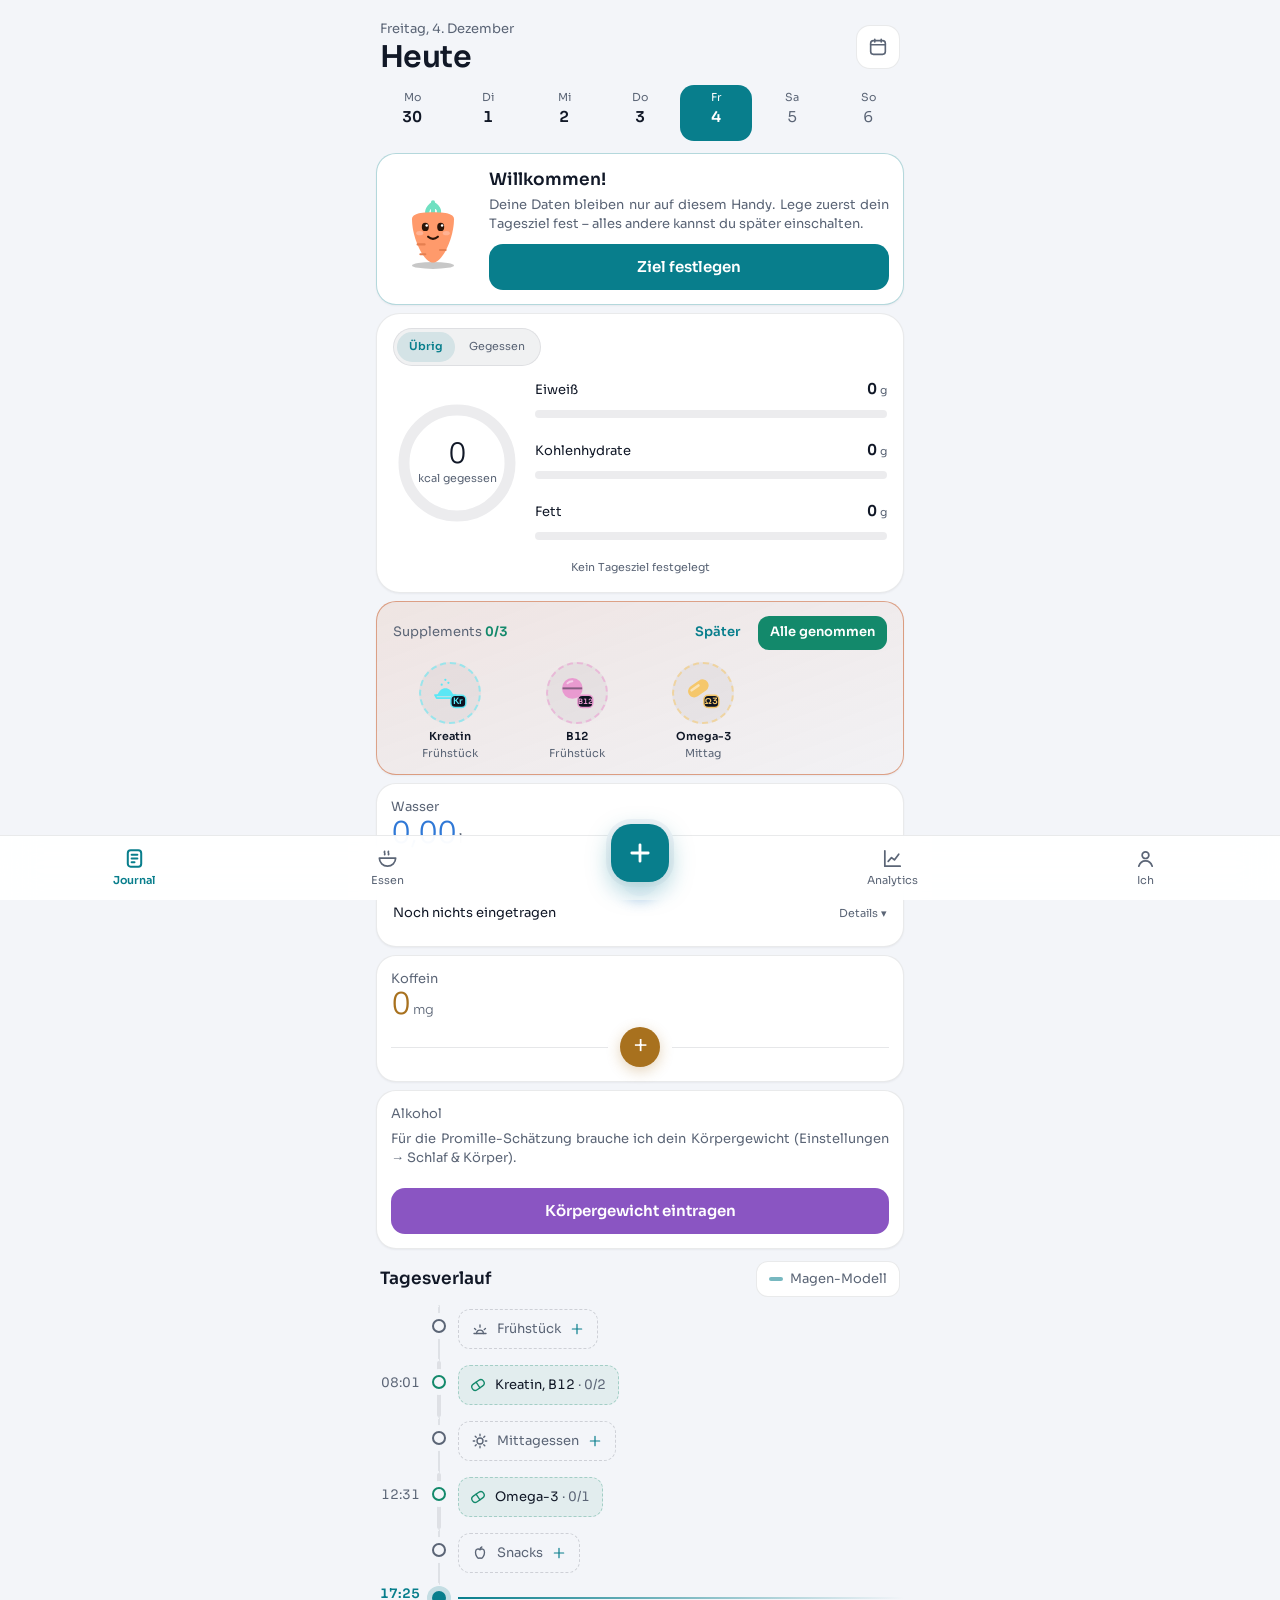
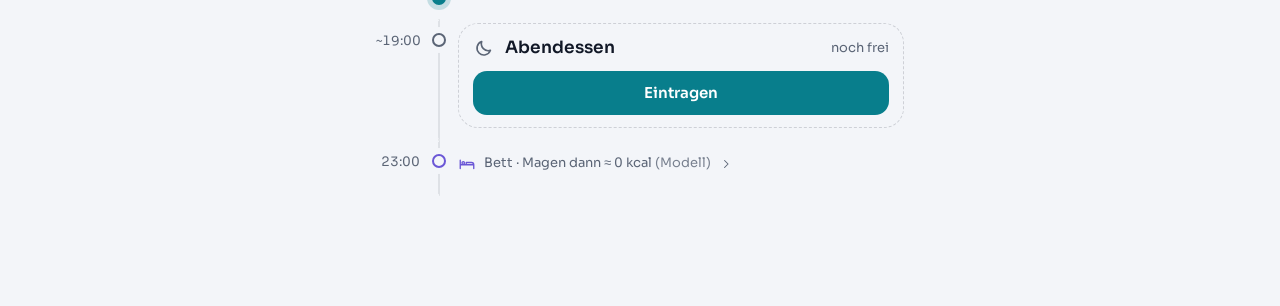
<file: index.html>
<!doctype html>
<html lang="de">
<head>
  <meta charset="utf-8">
  <meta name="viewport" content="width=device-width, initial-scale=1, viewport-fit=cover">
  <title>Kalorien</title>
  <meta name="theme-color" content="#0D1320">
  <meta name="apple-mobile-web-app-capable" content="yes">
  <meta name="mobile-web-app-capable" content="yes">
  <meta name="apple-mobile-web-app-status-bar-style" content="black-translucent">
  <meta name="apple-mobile-web-app-title" content="Kalorien">
  <link rel="manifest" href="manifest.webmanifest">
  <link rel="apple-touch-icon" href="icons/apple-touch-icon.png">
  <link rel="icon" href="icons/icon-192.png">
  <!-- Startbilder (2.0): dunkles Nachtblau mit App-Symbol, damit beim Öffnen nichts weiß aufblitzt -->
  <link rel="apple-touch-startup-image" media="(device-width: 440px) and (device-height: 956px) and (-webkit-device-pixel-ratio: 3) and (orientation: portrait)" href="icons/splash/splash-1320x2868.png">
  <link rel="apple-touch-startup-image" media="(device-width: 402px) and (device-height: 874px) and (-webkit-device-pixel-ratio: 3) and (orientation: portrait)" href="icons/splash/splash-1206x2622.png">
  <link rel="apple-touch-startup-image" media="(device-width: 430px) and (device-height: 932px) and (-webkit-device-pixel-ratio: 3) and (orientation: portrait)" href="icons/splash/splash-1290x2796.png">
  <link rel="apple-touch-startup-image" media="(device-width: 393px) and (device-height: 852px) and (-webkit-device-pixel-ratio: 3) and (orientation: portrait)" href="icons/splash/splash-1179x2556.png">
  <link rel="apple-touch-startup-image" media="(device-width: 428px) and (device-height: 926px) and (-webkit-device-pixel-ratio: 3) and (orientation: portrait)" href="icons/splash/splash-1284x2778.png">
  <link rel="apple-touch-startup-image" media="(device-width: 390px) and (device-height: 844px) and (-webkit-device-pixel-ratio: 3) and (orientation: portrait)" href="icons/splash/splash-1170x2532.png">
  <link rel="apple-touch-startup-image" media="(device-width: 375px) and (device-height: 812px) and (-webkit-device-pixel-ratio: 3) and (orientation: portrait)" href="icons/splash/splash-1125x2436.png">
  <link rel="apple-touch-startup-image" media="(device-width: 360px) and (device-height: 780px) and (-webkit-device-pixel-ratio: 3) and (orientation: portrait)" href="icons/splash/splash-1080x2340.png">
  <link rel="apple-touch-startup-image" media="(device-width: 414px) and (device-height: 896px) and (-webkit-device-pixel-ratio: 3) and (orientation: portrait)" href="icons/splash/splash-1242x2688.png">
  <link rel="apple-touch-startup-image" media="(device-width: 414px) and (device-height: 896px) and (-webkit-device-pixel-ratio: 2) and (orientation: portrait)" href="icons/splash/splash-828x1792.png">
  <link rel="apple-touch-startup-image" media="(device-width: 375px) and (device-height: 667px) and (-webkit-device-pixel-ratio: 2) and (orientation: portrait)" href="icons/splash/splash-750x1334.png">
  <link rel="preload" href="fonts/sora-latin-400-normal.woff2" as="font" type="font/woff2" crossorigin>
  <link rel="stylesheet" href="css/style.css">
  <script>try { var t = (JSON.parse(localStorage.getItem('ct.v1') || '{}').theme) || 'auto'; document.documentElement.dataset.theme = t; } catch (e) { document.documentElement.dataset.theme = 'auto'; }</script>
</head>
<body>
  <main id="view"></main>

  <nav class="tabbar" aria-label="Navigation"></nav>

  <div id="sheet" class="sheet" hidden></div>
  <div id="toast" class="toast" hidden></div>

  <script src="vendor/zxing.min.js" defer></script>
  <script src="js/caffeine.js" defer></script>
  <script src="js/alcohol.js" defer></script>
  <script src="js/weightgoal.js" defer></script>
  <script src="js/food.js" defer></script>
  <script src="js/timeline.js" defer></script>
  <script src="js/supp_catalog.js" defer></script>
  <script src="js/supplements.js" defer></script>
  <script src="js/insights.js" defer></script>
  <script src="js/micro.js" defer></script>
  <script src="js/icons.js" defer></script>
  <script src="js/v2.js" defer></script>
  <script src="js/app.js" defer></script>
</body>
</html>
</file>
<file: css/style.css>
/* Design „Glas“: tiefes Nachtblau, halbtransparente Flächen, Cyan als Akzent.
   Schrift Sora liegt lokal im Ordner fonts/ (keine Anfrage an Google). */
@font-face { font-family: 'Sora'; font-weight: 300; font-style: normal; font-display: swap; src: url('../fonts/sora-latin-300-normal.woff2') format('woff2'); }
@font-face { font-family: 'Sora'; font-weight: 400; font-style: normal; font-display: swap; src: url('../fonts/sora-latin-400-normal.woff2') format('woff2'); }
@font-face { font-family: 'Sora'; font-weight: 600; font-style: normal; font-display: swap; src: url('../fonts/sora-latin-600-normal.woff2') format('woff2'); }

:root {
  /* Farben „Glas“ – dunkel (Standard). Hell-Modus überschreibt dieselben Variablen (siehe unten). */
  --bg: #0D1320; --ink: #E8EEF7; --ink-2: #C9D4E4; --muted: #93A0B4; --muted-rgb: 147, 160, 180;
  --fg: 255, 255, 255; /* Grundfarbe für halbtransparente Flächen und Linien */
  --panel: rgba(255, 255, 255, 0.05); --panel-2: rgba(255, 255, 255, 0.08);
  --line: rgba(255, 255, 255, 0.10); --line-strong: rgba(255, 255, 255, 0.16);
  --accent: #5BE7F5; --accent-rgb: 91, 231, 245; --accent-ink: #0D1320; --accent-soft: rgba(91, 231, 245, 0.14);
  --on-col: #0D1320; /* Schrift auf farbigen Knöpfen */
  --warn: #FF9A6B; --warn-rgb: 255, 154, 107;
  --p: #8FB4FF; --c: #F5C76B; --c-rgb: 245, 199, 107; --f: #E99AD0; --fi: #5BE7F5; --su: #FF9A6B;
  --water: #7AB8FF; --water-rgb: 122, 184, 255; --caf: #E2B36B; --caf-rgb: 226, 179, 107;
  --good: #6FE0C1; --good-rgb: 111, 224, 193; --lilac: #B9A6FF; --lilac-rgb: 185, 166, 255; --alc: #C79BF2; --alc-rgb: 199, 155, 242; --p-rgb: 143, 180, 255; --f-rgb: 233, 154, 208;
  --placeholder: #6E7A8E; --dim: #4A586C; --menu: #1B2333; --sheet: #151C2B; --hole: #101828; --bar: rgba(18, 25, 39, 0.92); --tile-bg: #182031;
  --radius: 20px;
  --tabbar-h: 86px;
  --ts: 1; /* Textgröße des iPhones (Dynamic Type), per JS gesetzt */
  color-scheme: dark;
}

* { box-sizing: border-box; -webkit-tap-highlight-color: transparent; }
html, body { margin: 0; background: var(--bg); color: var(--ink); }
body {
  font-family: 'Sora', -apple-system, BlinkMacSystemFont, sans-serif;
  font-size: 15px;
  line-height: 1.45;
  padding: env(safe-area-inset-top) 0 calc(var(--tabbar-h) + env(safe-area-inset-bottom)) 0;
  -webkit-text-size-adjust: 100%;
  font-variant-numeric: tabular-nums;
}
main { max-width: 560px; margin: 0 auto; padding: 16px 16px 24px; }
h1 { font-size: 1.875rem; font-weight: 600; margin: 4px 0 12px; letter-spacing: -0.02em; }
h2 { font-size: 1.0625rem; font-weight: 600; margin: 0; }
p { margin: 0 0 8px; }
.muted { color: var(--muted); }
.small { font-size: 0.8125rem; }
button { font: inherit; color: inherit; }
input, select {
  font: inherit; font-size: 16px; color: var(--ink);
  background: var(--panel); border: 1px solid var(--line); border-radius: 14px;
  padding: 12px 14px; width: 100%;
}
input::placeholder { color: var(--placeholder); }
select option { background: var(--menu); color: var(--ink); }
input:focus, select:focus { outline: 2px solid var(--accent); outline-offset: -1px; }
label { display: block; font-size: 0.8125rem; color: var(--muted); margin: 12px 0 6px; }

.card { background: var(--panel); border: 1px solid var(--line); border-radius: var(--radius); padding: 14px; margin-bottom: 8px; }

.btn {
  display: inline-flex; align-items: center; justify-content: center; gap: 6px; min-height: 46px;
  border: 0; border-radius: 14px; padding: 12px 16px; cursor: pointer;
  background: var(--accent); color: var(--accent-ink); font-weight: 600;
}
.btn.secondary { background: var(--panel-2); color: var(--ink); border: 1px solid var(--line); }
.btn.ghost { background: transparent; color: var(--accent); padding: 8px 10px; min-height: 44px; }
.btn.danger { background: transparent; color: var(--warn); border: 1px solid rgba(var(--warn-rgb), 0.5); }
.btn.block { width: 100%; }
.row { display: flex; gap: 8px; align-items: center; }
.row > * { flex: 1; }
.spread { display: flex; justify-content: space-between; align-items: center; gap: 8px; }
.spread + .spread { margin-top: 6px; }

/* Kopfzeile */
.topbar { display: flex; align-items: center; justify-content: space-between; padding: 4px 4px 12px; }
.topbar .sub { font-size: 0.8125rem; color: var(--muted); }
.topbar .day { font-size: 1.875rem; font-weight: 600; letter-spacing: -0.02em; line-height: 1.2; }
.icon-btn {
  width: 44px; height: 44px; border-radius: 14px; border: 1px solid var(--line);
  background: var(--panel); color: var(--ink); font-size: 1.375rem; cursor: pointer;
}
.topbar .nav { display: flex; gap: 8px; }

/* Übersicht */
.hero { border-radius: 24px; padding: 18px 16px 16px; }
.tiles { display: grid; grid-template-columns: repeat(3, minmax(0, 1fr)); gap: 8px; margin-top: 14px; }
.tile { border-radius: 14px; background: var(--panel); padding: 10px; display: flex; flex-direction: column; gap: 6px; min-width: 0; }
.tile .lbl { font-size: 0.6875rem; color: var(--muted); white-space: nowrap; overflow: hidden; text-overflow: ellipsis; }
.tile .val { font-size: 1.0625rem; font-weight: 600; }
.tile .val span { font-size: 0.6875rem; font-weight: 400; color: var(--muted); }
.mbar { height: 4px; border-radius: 2px; background: rgba(var(--fg), 0.08); overflow: hidden; }
.mbar span { display: block; height: 100%; border-radius: 2px; }
.tile.p .mbar span { background: var(--p); }
.tile.c .mbar span { background: var(--c); }
.tile.f .mbar span { background: var(--f); }
.subline { display: flex; justify-content: space-between; gap: 8px; font-size: 0.8125rem; color: var(--muted); margin-top: 12px; padding: 0 2px; }
.subline strong { color: var(--ink); font-weight: 600; }
.subline .over { color: var(--warn); }

/* Mahlzeiten */
.meal { padding: 0; overflow: hidden; }
.meal.is-empty { background: transparent; border-style: dashed; border-color: var(--line-strong); }
.meal-toggle:disabled { opacity: 1; color: inherit; cursor: default; }
.meal-head { display: flex; align-items: center; justify-content: space-between; gap: 10px; padding: 12px 12px 12px 14px; }
.meal-toggle { flex: 1; min-width: 0; text-align: left; background: none; border: 0; padding: 4px 0; cursor: pointer; min-height: 44px; }
.meal-toggle .sub { font-size: 0.8125rem; color: var(--muted); white-space: nowrap; overflow: hidden; text-overflow: ellipsis; }
.meal-toggle .chev { color: var(--muted); font-size: 0.8125rem; margin-left: 6px; }
/* Plus-Knöpfe: eckig + umrandet = zu Liste/Mahlzeit hinzufügen; rund + gefüllt (.tk-plus) = in einer Tracker-Karte erfassen */
.add-btn, .fd-plus {
  width: 40px; height: 40px; border-radius: 12px; border: 1px solid rgba(var(--accent-rgb), 0.45); cursor: pointer; flex: 0 0 auto;
  background: none; color: var(--accent); font-size: 1.375rem; line-height: 1; -webkit-tap-highlight-color: transparent;
}
.entries { padding: 0 14px 6px; }
.entry { display: flex; justify-content: space-between; gap: 10px; padding: 11px 0; border-top: 1px solid var(--line); cursor: pointer; }
.entry .name { overflow: hidden; text-overflow: ellipsis; min-width: 0; }
.entry .kcal { white-space: nowrap; }
.btn.copy { display: flex; margin: -10px 0 6px 4px; padding: 0 10px; font-size: 0.8125rem; }

/* Listen */
.list { list-style: none; margin: 0; padding: 0; }
.list li { padding: 12px 4px; border-bottom: 1px solid var(--line); cursor: pointer; display: flex; justify-content: space-between; gap: 10px; }
.list li:last-child { border-bottom: 0; }
.list .meta { font-size: 0.8125rem; color: var(--muted); }
.tag { font-size: 0.6875rem; padding: 2px 7px; border-radius: 8px; background: var(--accent-soft); color: var(--accent); margin-left: 6px; vertical-align: middle; }
.star { color: var(--c); margin-right: 4px; }
h2.sec { margin: 18px 0 4px; font-size: 0.8125rem; font-weight: 600; color: var(--muted); }
.list.choice li { padding: 14px 4px; }
.list.ingr li { align-items: center; cursor: default; }
.list.ingr .grow { flex: 1; min-width: 0; }
.list.ingr input.g { width: 76px; flex: 0 0 76px; padding: 8px 10px; text-align: right; }
.list.ingr .rm { flex: 0 0 auto; color: var(--warn); padding: 6px; }
#rQ { margin-top: 10px; }
#rSum { margin: 12px 0; }

/* Tab-Leiste */
.tabbar {
  position: fixed; left: 12px; right: 12px; z-index: 10;
  bottom: calc(10px + env(safe-area-inset-bottom));
  max-width: 536px; margin: 0 auto;
  display: grid; grid-template-columns: repeat(2, minmax(0, 1fr)); gap: 6px; padding: 6px;
  border-radius: 20px; border: 1px solid var(--line);
  background: var(--bar);
  -webkit-backdrop-filter: blur(18px); backdrop-filter: blur(18px);
}
.tabbar button { height: 48px; border: 0; border-radius: 14px; background: none; color: var(--muted); font-size: 0.8125rem; cursor: pointer; }
.tabbar button.active { background: var(--accent-soft); color: var(--accent); font-weight: 600; }

/* Sheet */
.sheet {
  position: fixed; inset: 0; z-index: 20; background: var(--bg);
  overflow-y: auto; -webkit-overflow-scrolling: touch;
  padding: calc(env(safe-area-inset-top) + 8px) 16px calc(env(safe-area-inset-bottom) + 24px);
}
.sheet-inner { max-width: 560px; margin: 0 auto; }
.sheet-head { display: flex; justify-content: space-between; align-items: center; margin-bottom: 8px; position: sticky; top: 0; background: var(--bg); padding: 4px 0; z-index: 1; }
.seg { display: grid; grid-template-columns: repeat(4, minmax(0, 1fr)); gap: 4px; background: var(--panel); border: 1px solid var(--line); border-radius: 16px; padding: 4px; margin: 8px 0 12px; }
.seg.three { grid-template-columns: repeat(3, minmax(0, 1fr)); }
.seg button { border: 0; background: none; padding: 9px 4px; border-radius: 12px; font-size: 0.8125rem; color: var(--muted); cursor: pointer; min-height: 40px; }
.seg button.active { background: var(--accent-soft); color: var(--accent); font-weight: 600; }
.btn.ghost.star-btn { font-size: 1.375rem; color: var(--c); }

.scanner { position: relative; border-radius: var(--radius); overflow: hidden; background: #000; aspect-ratio: 4 / 3; border: 1px solid var(--line); }
.scanner video { width: 100%; height: 100%; object-fit: cover; display: block; }
.scanner .frame { position: absolute; left: 12%; right: 12%; top: 35%; bottom: 35%; border: 2px solid var(--accent); border-radius: 12px; }

.nutri { display: grid; grid-template-columns: repeat(3, minmax(0, 1fr)); gap: 6px; text-align: center; margin: 12px 0; }
.nutri div { background: var(--panel); border: 1px solid var(--line); border-radius: 14px; padding: 9px 4px; }
.nutri strong { display: block; font-size: 1.0625rem; font-weight: 600; }
.nutri span { font-size: 0.6875rem; color: var(--muted); }

.notice { display: flex; gap: 10px; align-items: center; justify-content: space-between; border-color: rgba(var(--warn-rgb), 0.45); }

/* Verlauf */
.chart svg { width: 100%; height: auto; display: block; }
.chart .goal { stroke: var(--warn); stroke-dasharray: 4 4; }
.chart .b { fill: var(--accent); }
.chart .b.ok { fill: var(--good); }
.chart .b.miss { fill: var(--warn); }
.chart text { fill: var(--muted); font-size: 11px; font-family: 'Sora', sans-serif; }

.toast {
  position: fixed; left: 50%; transform: translateX(-50%);
  bottom: calc(var(--tabbar-h) + env(safe-area-inset-bottom) + 16px);
  background: var(--ink); color: var(--bg); padding: 10px 16px; border-radius: 14px;
  font-size: 0.9375rem; z-index: 30; max-width: 90vw;
}
.empty { text-align: center; padding: 18px 8px; color: var(--muted); }
.sources { font-size: 0.8125rem; color: var(--muted); }
.sources a { color: var(--accent); }

.list.goals li { cursor: default; align-items: center; }
.list.goals .rm { color: var(--warn); padding: 6px; min-height: 44px; }
input[type=date] { min-height: 48px; -webkit-appearance: none; appearance: none; }

/* Makro-Presets */
.seg button { padding-left: 2px; padding-right: 2px; }
.macro-preview { margin: 10px 0 4px; padding: 10px; background: transparent; }
.macro-preview .tiles { margin-top: 0; }
.macro-preview .lbl:last-child { font-size: 0.6875rem; }
.warn { color: var(--warn); margin: 8px 0 0; }
details.why { margin: 6px 0 2px; border: 1px solid var(--line); border-radius: 14px; padding: 0 12px; }
details.why summary { cursor: pointer; padding: 12px 0; color: var(--accent); font-size: 0.8125rem; min-height: 44px; box-sizing: border-box; }
details.why[open] { padding-bottom: 10px; }
ul.refs { margin: 6px 0 8px; padding-left: 16px; font-size: 0.8125rem; color: var(--muted); }
ul.refs li { margin-bottom: 6px; }
ul.refs a { color: var(--accent); word-break: break-all; }
#presetSeg { grid-template-columns: repeat(2, minmax(0, 1fr)); }

.btn:disabled { opacity: 0.45; cursor: default; }
.chips { display: flex; flex-wrap: wrap; gap: 6px; }
.chip { display: inline-flex; align-items: center; gap: 6px; margin: 0; padding: 8px 12px; min-height: 40px; border-radius: 12px; border: 1px solid var(--line); background: var(--panel); color: var(--ink); font-size: 0.8125rem; cursor: pointer; }
.chip input { width: auto; margin: 0; accent-color: var(--accent); }
.chip:has(input:checked) { border-color: var(--accent); background: var(--accent-soft); color: var(--accent); }
label.switch { display: flex; align-items: center; gap: 10px; color: var(--ink); font-size: 0.9375rem; margin: 10px 0 4px; }
label.switch input { width: 22px; height: 22px; accent-color: var(--accent); }
input[type=time] { min-height: 48px; -webkit-appearance: none; appearance: none; }

/* Portions-Schnellwahl */
.chips.portions { margin-top: 8px; }
.chips.portions .chip { font-family: inherit; }
.chip.on { border-color: var(--accent); background: var(--accent-soft); color: var(--accent); }
.portion-note { margin: 6px 0 0; font-size: 0.6875rem; }

/* Wasserzähler (Design W2) */


/* Koffein-Tracker (Entwürfe K1 Dashboard, K2 Eingabe, K3 Verlauf mit Heatmap) */
.good { color: var(--good); } .mid { color: var(--c); } .bad { color: var(--warn); }
.card.caf, .card.water { padding: 14px; }
.caf-head { display: flex; justify-content: space-between; align-items: flex-start; gap: 10px; }
.caf-big { font-size: 2.75rem; font-weight: 300; letter-spacing: -0.03em; color: var(--caf); line-height: 1.1; }
.caf-pill { display: inline-flex; align-items: center; margin-top: 4px; padding: 7px 11px; border-radius: 999px; font-size: 0.8125rem; border: 1px solid; white-space: nowrap; }
.caf-pill.ok { color: var(--ink); background: rgba(var(--good-rgb), 0.12); border-color: rgba(var(--good-rgb), 0.35); } .caf-pill.ok strong { color: var(--good); }
.caf-pill.late { color: var(--ink); background: rgba(var(--warn-rgb), 0.12); border-color: rgba(var(--warn-rgb), 0.4); } .caf-pill.late strong { color: var(--warn); }
.cchart { width: 100%; height: auto; display: block; margin-top: 8px; }
.cchart .sleep { fill: rgba(var(--lilac-rgb), 0.10); } .cchart .sl { fill: var(--lilac); }
.cchart .thr { stroke: rgba(var(--fg), 0.25); stroke-dasharray: 3 4; }
.cchart .lab { fill: var(--muted); font-size: 11px; font-family: 'Sora', sans-serif; }
.cchart .line { fill: none; stroke: var(--caf); stroke-width: 2.5; stroke-linejoin: round; }
.cchart .line.fut { stroke-dasharray: 2 5; stroke-linecap: round; }
.cchart .line.base { stroke: var(--muted); stroke-width: 1.5; }
.cchart .s0 { stop-color: var(--caf); stop-opacity: 0.45; } .cchart .s1 { stop-color: var(--caf); stop-opacity: 0; }
.cchart .now { stroke: rgba(var(--fg), 0.3); } .cchart .dot { fill: var(--ink); stroke: var(--caf); stroke-width: 3; }
.caf-note { margin: 6px 0 4px; }
.caf-list-day { margin-top: 6px; }
.caf-row { display: flex; align-items: center; gap: 10px; width: 100%; min-height: 54px; padding: 8px 0; border: 0; border-top: 1px solid var(--line); background: none; text-align: left; cursor: pointer; }
.caf-time { width: 44px; height: 40px; flex: 0 0 44px; border-radius: 12px; background: rgba(var(--caf-rgb), 0.14); color: var(--caf); font-size: 0.8125rem; font-weight: 600; display: flex; align-items: center; justify-content: center; }
.caf-name { flex: 1; min-width: 0; font-size: 0.9375rem; }
.caf-bar { display: block; margin-top: 5px; height: 4px; border-radius: 2px; background: rgba(var(--fg), 0.08); } .caf-bar i { display: block; height: 100%; border-radius: 2px; background: var(--caf); }
.caf-mg { text-align: right; } .caf-mg strong { display: block; font-size: 0.9375rem; } .caf-mg small { color: var(--muted); font-size: 0.6875rem; }
.caf-empty { padding: 8px 0 2px; }
.caf-add { margin-top: 10px; background: var(--caf); }
.seg.five { grid-template-columns: repeat(5, minmax(0, 1fr)); } .seg.five button { font-size: 0.8125rem; }
.caf-pick { display: grid; gap: 6px; margin-bottom: 4px; }
.caf-drink { display: flex; align-items: center; gap: 10px; width: 100%; min-height: 48px; padding: 10px 12px; border-radius: 14px; border: 1px solid var(--line); background: var(--panel); text-align: left; cursor: pointer; }
.caf-drink > span:first-child { flex: 1; } .caf-drink em { font-style: normal; font-size: 0.6875rem; color: var(--muted); margin-left: -4px; }
.caf-drink.on { border-color: var(--caf); background: rgba(var(--caf-rgb), 0.14); color: var(--caf); }
.caf-prev { margin: 12px 0; padding: 12px; }
.caf-prev .caf-note { margin-top: 8px; }
.caf-hist h2 { margin: 0; }
.cbars { width: 100%; height: auto; display: block; margin-top: 8px; }
.cbars text { fill: var(--muted); font-size: 11px; font-family: 'Sora', sans-serif; } .cbars text.v { fill: var(--ink); font-size: 11px; font-weight: 600; }
.cbars .b { fill: var(--caf); } .cbars .b.over { fill: var(--warn); } .cbars .lim { stroke: rgba(var(--fg), 0.3); stroke-dasharray: 4 4; }
.caf-night-row { display: flex; gap: 4px; margin-top: 6px; }
.caf-night { flex: 1; min-width: 0; height: 30px; border-radius: 8px; display: flex; align-items: center; justify-content: center; font-size: 0.6875rem; font-weight: 600; border: 1px solid; }
.caf-night.good { background: rgba(var(--good-rgb), 0.12); border-color: rgba(var(--good-rgb), 0.4); } .caf-night.mid { background: rgba(var(--c-rgb), 0.12); border-color: rgba(var(--c-rgb), 0.4); } .caf-night.bad { background: rgba(var(--warn-rgb), 0.14); border-color: rgba(var(--warn-rgb), 0.45); }
.caf-nights { margin-top: 10px; }
.heat { width: 100%; height: auto; display: block; margin-top: 8px; touch-action: manipulation; }
.heat text { fill: var(--muted); font-size: 11px; font-family: 'Sora', sans-serif; } .heat .hit { cursor: pointer; }
.heat-legend { display: flex; align-items: center; gap: 4px; margin-top: 6px; } .heat-legend i { display: inline-block; width: 18px; height: 10px; border-radius: 3px; } .heat-legend span:first-child { margin-right: 2px; } .heat-legend span:last-child { margin-left: 4px; }
.heat-detail { display: flex; align-items: center; justify-content: space-between; gap: 6px; margin-top: 8px; padding-top: 8px; border-top: 1px solid var(--line); font-size: 0.9375rem; } .heat-detail .btn.ghost { min-width: 44px; font-size: 1.375rem; }
.caf-pill { gap: 4px; }
.caf-big .small { letter-spacing: 0; font-weight: 400; }
#cSave { background: var(--caf); }
.heat-detail .hd { flex: 1; text-align: center; min-width: 0; }
.heat-legend { flex-wrap: wrap; }
.heat-legend { display: flex; align-items: flex-end; gap: 6px; margin-top: 8px; flex-wrap: nowrap; }
.heat-legend > div { flex: 1; display: flex; flex-direction: column; align-items: stretch; gap: 3px; text-align: center; min-width: 0; }
.heat-legend i { width: auto; height: 10px; }
.heat-legend span { font-size: 0.6875rem; margin: 0; }
.heat-legend .unit { flex: 0 0 auto; margin-left: 2px; }

/* Koffein-Kennzahlen */
.caf-stats { display: grid; grid-template-columns: 1fr 1fr; gap: 10px; margin: 10px 0 12px; }
.caf-stat { display: flex; flex-direction: column; gap: 4px; padding: 12px; border-radius: 16px; background: rgba(var(--fg), 0.04); border: 1px solid rgba(var(--fg), 0.08); }
.cs-l { font-size: 0.6875rem; color: var(--muted); }
.cs-v { font-size: 1.375rem; font-weight: 600; line-height: 1.1; color: var(--caf); }
.cs-v small { font-size: 0.6875rem; font-weight: 400; color: var(--muted); }
.cs-v.good { color: var(--good); } .cs-v.mid { color: var(--caf); } .cs-v.bad { color: var(--warn); }
.cs-bar { height: 5px; border-radius: 3px; background: rgba(var(--fg), 0.08); overflow: hidden; }
.cs-bar i { display: block; height: 100%; border-radius: 3px; background: var(--caf); }
.cs-bar i.ok { background: var(--good); } .cs-bar i.over { background: var(--warn); }
.cs-s { font-size: 0.6875rem; color: var(--muted); }

/* Zahnrad und Einstellungen */
.hero { position: relative; }
.gear { position: absolute; top: 12px; right: 12px; z-index: 2; width: 40px; height: 40px; display: grid; place-items: center; border-radius: 50%; border: 1px solid var(--line); background: rgba(var(--fg), 0.05); color: var(--muted); cursor: pointer; -webkit-tap-highlight-color: transparent; }
.gear:active { background: var(--accent-soft); color: var(--accent); }
.set-top { position: sticky; top: 0; z-index: 5; display: flex; align-items: center; gap: 10px; padding: calc(8px + env(safe-area-inset-top)) 0 8px; margin-bottom: 4px; background: linear-gradient(var(--bg) 75%, transparent); }
.set-top h1 { margin: 0; }
.set-back { width: 40px; height: 40px; border-radius: 50%; border: 1px solid var(--line); background: rgba(var(--fg), 0.05); color: var(--ink); font-size: 1.375rem; line-height: 1; cursor: pointer; padding: 0 0 3px; }
.set-h { display: flex; align-items: center; gap: 10px; margin-bottom: 4px; }
.set-ico { width: 32px; height: 32px; display: grid; place-items: center; border-radius: 10px; color: var(--c); background: color-mix(in srgb, var(--c) 14%, transparent); border: 1px solid color-mix(in srgb, var(--c) 30%, transparent); }

/* Eigene Häkchen-Boxen */
.chip input[type=checkbox], label.switch input[type=checkbox] {
  -webkit-appearance: none; appearance: none; flex: none; width: 22px; height: 22px; min-height: 0; margin: 0; padding: 0;
  border-radius: 7px; border: 1.5px solid rgba(var(--muted-rgb), 0.55); background: rgba(var(--fg), 0.04); display: inline-grid; place-items: center;
  transition: background .15s, border-color .15s;
}
.chip input[type=checkbox]:checked, label.switch input[type=checkbox]:checked { background: var(--accent); border-color: var(--accent); }
.chip input[type=checkbox]:checked::after, label.switch input[type=checkbox]:checked::after {
  content: ''; width: 5px; height: 10px; margin-top: -2px; border: solid var(--on-col); border-width: 0 2.2px 2.2px 0; transform: rotate(45deg);
}
.chip input[type=checkbox]:focus-visible, label.switch input[type=checkbox]:focus-visible { outline: 2px solid var(--accent); outline-offset: 2px; }
label.chip { display: inline-flex; align-items: center; gap: 8px; }

/* Einklappbare Einstellungs-Bereiche */
.set-card > .set-h { cursor: pointer; margin-bottom: 0; -webkit-tap-highlight-color: transparent; user-select: none; }
.set-t { flex: 1; }
.set-chev { width: 9px; height: 9px; border: solid var(--muted); border-width: 0 2px 2px 0; transform: rotate(45deg); margin-right: 6px; transition: transform .2s; }
.set-card.collapsed .set-chev { transform: rotate(-45deg); }
.set-card.collapsed .set-body { display: none; }
.set-card:not(.collapsed) > .set-h { margin-bottom: 4px; }

/* Supplements */
.card.supp { padding: 14px 12px 12px; }
.supp-head { display: flex; justify-content: space-between; align-items: baseline; padding: 0 4px 12px; }
.supp-count { font-size: 0.8125rem; font-weight: 600; color: var(--good); }
.supp-grid { display: grid; grid-template-columns: repeat(4, minmax(0, 1fr)); gap: 12px 4px; }
.supp-pill { display: flex; flex-direction: column; align-items: center; gap: 6px; background: none; border: 0; padding: 0; color: var(--ink); cursor: pointer; -webkit-tap-highlight-color: transparent; }
.supp-ico { position: relative; width: 62px; height: 62px; border-radius: 50%; display: grid; place-items: center; border: 2px dashed color-mix(in srgb, var(--c) 55%, transparent); background: rgba(var(--fg), 0.04); transition: background .15s, border-color .15s, transform .1s; }
.supp-pill:active .supp-ico { transform: scale(0.94); }
.supp-pill.taken .supp-ico { border: 2px solid var(--good); background: rgba(var(--good-rgb), 0.16); }
.supp-badge { position: absolute; right: -3px; top: -3px; width: 22px; height: 22px; border-radius: 50%; background: var(--good); display: grid; place-items: center; }
.supp-n { font-size: 0.6875rem; font-weight: 600; text-align: center; line-height: 1.2; }
.supp-s { font-size: 0.6875rem; color: var(--muted); margin-top: -3px; }
.supp-ico.sm { width: 40px; height: 40px; border-width: 1px; border-style: solid; flex: none; }
.sp-list { display: flex; flex-direction: column; gap: 8px; margin-top: 10px; }
.sp-item { border: 1px solid var(--line); border-radius: 16px; background: rgba(var(--fg), 0.03); padding: 6px 10px; }
.sp-item.open { padding-bottom: 12px; background: rgba(var(--fg), 0.05); }
.sp-row { display: flex; align-items: center; gap: 8px; }
.sp-main { flex: 1; min-width: 0; display: flex; align-items: center; gap: 12px; background: none; border: 0; padding: 6px 0; color: var(--ink); text-align: left; cursor: pointer; }
.sp-t { display: flex; flex-direction: column; min-width: 0; }
.sp-t strong { font-size: 0.9375rem; font-weight: 600; }
.sp-edit { padding-top: 4px; }
.sp-hint { margin-top: 12px; padding: 10px 12px; border-radius: 14px; background: rgba(var(--good-rgb), 0.08); border: 1px solid rgba(var(--good-rgb), 0.25); font-size: 0.8125rem; line-height: 1.5; color: var(--ink-2); }
.sp-hint .muted { margin-top: 3px; } .sp-hint .warn { color: var(--warn); }
label.sw input { -webkit-appearance: none; appearance: none; width: 42px; height: 24px; margin: 0; border-radius: 12px; background: rgba(var(--fg), 0.14); position: relative; transition: background .15s; }
label.sw input::after { content: ''; position: absolute; top: 3px; left: 3px; width: 18px; height: 18px; border-radius: 50%; background: var(--on-col); transition: transform .15s; }
label.sw input:checked { background: var(--good); }
label.sw input:checked::after { transform: translateX(18px); }

.sp-days { display: grid; grid-template-columns: repeat(7, minmax(0, 1fr)); gap: 4px; margin-top: 8px; }
.sp-days .chip { padding: 0; justify-content: center; min-height: 38px; }

/* Verlauf: Monatsansicht */
.hc-grid { display: grid; grid-template-columns: repeat(7, minmax(0, 1fr)); gap: 2px; }
.hc-w { text-align: center; font-size: 0.6875rem; color: var(--muted); padding-bottom: 2px; }
.hc-d { position: relative; height: 42px; border: 0; background: none; padding: 0; border-radius: 12px; cursor: pointer; color: var(--ink); font-family: inherit; }
.hc-d.sel { background: var(--accent-soft); }
.hc-d.fut { cursor: default; opacity: 0.55; }
.hc-d.today .hc-n { text-decoration: underline; text-underline-offset: 3px; }
.hc-ring { box-sizing: border-box; display: block; position: absolute; left: 50%; top: 50%; width: 36px; height: 36px; margin: -18px 0 0 -18px; border-radius: 50%; }
.hc-ring.none { border: 1px dashed var(--line-strong); }
.hc-in { box-sizing: border-box; display: block; position: absolute; left: 50%; top: 50%; width: 28px; height: 28px; margin: -14px 0 0 -14px; border-radius: 50%; background: var(--hole); }
.hc-n { position: relative; font-size: 0.6875rem; font-weight: 600; }
.hc-n.dim { color: var(--dim); }
.hc-leg { display: flex; justify-content: flex-end; margin-top: 4px; }
.hch-row { display: flex; gap: 6px; margin: 10px 0 6px; flex-wrap: wrap; }
.hch { border: 1px solid var(--line); background: var(--panel); color: var(--muted); border-radius: 999px; padding: 7px 12px; font-size: 0.8125rem; cursor: pointer; font-family: inherit; }
.hch.active { background: var(--accent-soft); color: var(--accent); border-color: rgba(var(--accent-rgb), 0.4); font-weight: 600; }
.hb-wrap { position: relative; touch-action: pan-y; }
.hb { position: absolute; top: 0; bottom: 18px; border-left: 2px solid var(--accent); border-right: 2px solid var(--accent); background: rgba(var(--accent-rgb), 0.07); border-radius: 4px; cursor: grab; touch-action: none; }
.hb-h { position: absolute; top: 50%; width: 30px; height: 44px; margin-top: -22px; touch-action: none; }
.hb-h::after { content: ''; position: absolute; top: 10px; bottom: 10px; left: 9px; width: 12px; border-radius: 6px; background: var(--accent); }
.hb-h.l { left: -17px; } .hb-h.r { right: -17px; }
.mbar { display: flex; gap: 2px; height: 12px; border-radius: 6px; overflow: hidden; margin: 10px 0 8px; }
.mlab { display: flex; justify-content: space-between; gap: 6px; font-size: 0.6875rem; flex-wrap: wrap; }

/* Timeline */
.tabbar.three { grid-template-columns: repeat(3, minmax(0, 1fr)); }
.tabbar button[hidden] { display: none; }
.seg.two { grid-template-columns: repeat(2, minmax(0, 1fr)); }
.mtime { flex: 0 0 auto; align-self: center; border: 1px solid var(--line); background: var(--panel); color: var(--muted); border-radius: 10px; padding: 6px 9px; font-size: 0.8125rem; font-family: inherit; cursor: pointer; margin-right: 6px; min-height: 34px; }
.mtime.set { color: var(--accent); border-color: rgba(var(--accent-rgb), 0.45); background: var(--accent-soft); }
.entry .etime { color: var(--warn); font-weight: 400; }
.tl-top { display: flex; align-items: center; gap: 10px; margin-bottom: 8px; }
.tl-top > div:first-child { flex: 1; }
.tl-big { font-size: 1.875rem; font-weight: 300; color: var(--lilac); letter-spacing: -0.02em; }
.tl-big span { font-size: 0.8125rem; color: var(--muted); }
.tl-pill { border-radius: 12px; padding: 6px 10px; font-size: 0.6875rem; font-weight: 600; text-align: right; line-height: 1.3; }
.tl-pill.ok { background: rgba(var(--good-rgb), 0.12); color: var(--good); }
.tl-pill.warn { background: rgba(var(--warn-rgb), 0.12); color: var(--warn); }
.tl-curve { width: 100%; height: auto; display: block; }
.tl-curve text { fill: var(--muted); font-size: 11px; font-family: 'Sora', sans-serif; }
.tl-curve .tl-bedtxt { fill: var(--lilac); }
.tl-sleep { fill: var(--lilac); fill-opacity: 0.13; }
.tl-bedline { stroke: var(--lilac); stroke-width: 1.5; }
.tl-fill { fill: var(--accent); fill-opacity: 0.22; }
.tl-line { fill: none; stroke: var(--accent); stroke-width: 1.7; }
.tl-ghost { fill: none; stroke: var(--accent); stroke-width: 1.2; stroke-dasharray: 3 3; opacity: 0.6; }
.tl-now { stroke: var(--ink); stroke-width: 1; }
.tl-bedpt { fill: var(--lilac); stroke: var(--bg); stroke-width: 1.5; }
.tl-bars { position: relative; margin-top: 6px; padding: 2px 0; }
.tl-bsleep { position: absolute; top: 0; bottom: 0; right: 0; background: rgba(var(--lilac-rgb), 0.08); border-left: 1.5px solid var(--lilac); pointer-events: none; }
.tl-bnow { position: absolute; top: 0; bottom: 0; border-left: 1px solid var(--ink); pointer-events: none; z-index: 2; }
.tl-bar { position: relative; display: block; width: 100%; height: 26px; margin: 5px 0; border: 0; background: none; padding: 0; cursor: pointer; font-family: inherit; color: var(--ink); }
.tl-bar .st { position: absolute; top: 2px; height: 22px; border-radius: 8px 0 0 8px; border: 1px solid var(--accent); background: rgba(var(--accent-rgb), 0.32); box-sizing: border-box; }
.tl-bar .ab { position: absolute; top: 2px; height: 22px; border-radius: 0 8px 8px 0; background: linear-gradient(90deg, rgba(var(--good-rgb), 0.4), rgba(var(--good-rgb), 0.06)); }
.tl-bar .lb { position: absolute; top: 7px; font-size: 0.6875rem; white-space: nowrap; padding-left: 5px; max-width: 100%; overflow: hidden; text-overflow: ellipsis; }
.tl-bar .lb.r { padding-left: 0; padding-right: 5px; text-align: right; }
.tl-bars { overflow: hidden; }
.tl-bar.ghost { opacity: 0.55; }
.tl-bar.ghost .st { border-style: dashed; background: rgba(var(--accent-rgb), 0.1); }
.tl-leg { display: flex; flex-wrap: wrap; gap: 6px 12px; margin-top: 8px; }
.tl-leg i { display: inline-block; width: 10px; height: 4px; border-radius: 2px; margin-right: 4px; vertical-align: middle; }
.tl-leg i.c { background: var(--accent); } .tl-leg i.g { background: none; border-top: 2px dashed var(--accent); height: 0; }
.tl-leg i.s { background: rgba(var(--accent-rgb), 0.5); height: 8px; } .tl-leg i.a { background: rgba(var(--good-rgb), 0.5); height: 8px; } .tl-leg i.z { background: rgba(var(--lilac-rgb), 0.5); height: 8px; }
.tl-tiles { display: grid; grid-template-columns: repeat(3, minmax(0, 1fr)); gap: 8px; margin-bottom: 12px; }
.tl-tiles .tile { border: 1px solid var(--line); }
.tl-tiles strong { font-size: 0.9375rem; }
.tp-win { position: relative; height: 118px; margin-top: 10px; }
.tp-eat { position: absolute; top: 0; height: 18px; border-radius: 9px; background: rgba(var(--good-rgb), 0.13); border: 1px solid rgba(var(--good-rgb), 0.35); color: var(--good); font-size: 0.6875rem; display: flex; align-items: center; justify-content: center; white-space: nowrap; overflow: hidden; }
.tp-sleep { position: absolute; top: 0; bottom: 16px; right: 0; background: rgba(var(--lilac-rgb), 0.1); border-left: 1.5px solid var(--lilac); }
.tp-win .tl-bnow { bottom: 16px; top: 22px; }
.tp-bars { position: absolute; left: 0; right: 0; top: 26px; bottom: 18px; }
.tp-bar { position: absolute; bottom: 0; width: 14px; margin-left: -7px; border-radius: 5px 5px 2px 2px; border: 1px dashed var(--accent); background: rgba(var(--accent-rgb), 0.14); box-sizing: border-box; }
.tp-bar.done { background: var(--accent); border-style: solid; }
.tp-axis { position: absolute; left: 0; right: 0; bottom: 0; height: 14px; }
.tp-axis span { position: absolute; transform: translateX(-50%); font-size: 11px; color: var(--muted); }
.tp-row { display: flex; align-items: center; gap: 10px; padding: 9px 0; border-top: 1px solid var(--line); }
.tp-row:first-child { border-top: 0; }
.tp-time { min-width: 50px; text-align: center; padding: 5px 8px; border-radius: 10px; border: 1px solid rgba(var(--accent-rgb), 0.4); color: var(--accent); font-weight: 600; font-size: 0.8125rem; }
.tp-time.open { border-style: dashed; }
.tp-name { flex: 1; min-width: 0; }
.tp-st { text-align: right; font-size: 0.8125rem; }
.tp-st .ok { color: var(--good); } .acc { color: var(--accent); }
.row.four { display: grid; grid-template-columns: repeat(4, minmax(0, 1fr)); }

/* Zucker / Ballaststoffe unter den Makro-Kacheln */
.sf-row { display: flex; gap: 8px; margin-top: 8px; }
.sf { flex: 1; min-width: 0; border-radius: 12px; background: rgba(var(--fg), 0.04); padding: 8px 10px; }
.sf-h { display: flex; justify-content: space-between; align-items: baseline; gap: 6px; font-size: 0.6875rem; color: var(--muted); }
.sf-st { font-size: 0.6875rem; white-space: nowrap; }
.sf-st.warn { color: var(--warn); } .sf-st.ok { color: var(--good); }
.sf.fi .sf-st:not(.ok) { color: var(--fi); }
.sf-v { display: flex; align-items: baseline; gap: 4px; margin: 2px 0 5px; }
.sf-v strong { font-size: 0.8125rem; } .sf-v span { font-size: 0.6875rem; color: var(--muted); }
.sf-bar { height: 4px; border-radius: 2px; background: rgba(var(--fg), 0.08); overflow: hidden; }
.sf-bar span { display: block; height: 100%; border-radius: 2px; }
.sf.su .sf-bar span { background: var(--su); } .sf.fi .sf-bar span { background: var(--fi); }
.sf-nat { font-size: 0.6875rem; color: var(--muted); margin-top: 4px; }

/* Alkohol-Karte (nutzt die Koffein-Stile) */
.alc .caf-big { color: var(--alc); }
.alc-chart .line { stroke: var(--alc); }
.alc-chart .s0 { stop-color: var(--alc); stop-opacity: 0.35; }
.alc-chart .s1 { stop-color: var(--alc); stop-opacity: 0; }
.alc-chart .dot { fill: var(--ink); stroke: var(--alc); }
.alc-chart .line.plan { stroke: var(--alc); }
.alc-chart .thr { stroke: var(--warn); }
.alc .caf-time { background: rgba(var(--alc-rgb), 0.14); color: var(--alc); }
.alc .caf-add { background: var(--alc); }
.alc .cs-v { color: var(--alc); }
.alc .cs-v.good { color: var(--good); } .alc .cs-v.mid { color: var(--caf); } .alc .cs-v.bad { color: var(--warn); }

/* Info-Knöpfe und Info-Blatt */
.ibtn { display: inline-grid; place-items: center; width: 18px; height: 18px; margin: -2px 0 0 6px; padding: 0; border-radius: 50%; border: 1px solid rgba(var(--fg), 0.28); background: transparent; color: var(--muted); font: italic 600 11px/1 Georgia, 'Times New Roman', serif; vertical-align: middle; cursor: pointer; position: relative; }
.ibtn::after { content: ''; position: absolute; inset: -12px; } /* größere Tippfläche */
.ibtn:active { border-color: var(--accent); color: var(--accent); background: var(--accent-soft); }
.info-back { position: fixed; inset: 0; z-index: 40; background: rgba(5, 8, 14, 0.55); opacity: 0; transition: opacity .18s; }
.info-panel { position: fixed; left: 0; right: 0; bottom: 0; z-index: 41; max-width: 560px; margin: 0 auto; max-height: 82vh; overflow-y: auto; border-radius: 26px 26px 0 0; background: var(--sheet); border-top: 1px solid var(--line-strong); padding: 12px 20px calc(env(safe-area-inset-bottom) + 20px); display: flex; flex-direction: column; gap: 12px; transform: translateY(100%); transition: transform .22s ease-out; }
#infoSheet.open .info-back { opacity: 1; } #infoSheet.open .info-panel { transform: none; }
.info-grip { width: 40px; height: 4px; border-radius: 2px; background: rgba(var(--fg), 0.2); margin: 0 auto 2px; }
.info-h { display: flex; align-items: center; gap: 10px; }
.info-h h1 { margin: 0; font-size: 1.375rem; }
.info-i { display: inline-grid; place-items: center; width: 28px; height: 28px; border-radius: 50%; background: var(--accent-soft); color: var(--accent); font: italic 600 15px/1 Georgia, 'Times New Roman', serif; }
.info-body { font-size: 0.9375rem; line-height: 1.55; color: var(--ink-2); }
.info-body p { margin: 0 0 8px; }
.info-body ul.refs { margin-top: 6px; }
.info-pts { display: flex; flex-direction: column; gap: 6px; font-size: 0.8125rem; }
.info-pts > div { padding: 8px 10px; border-radius: 10px; background: var(--panel); }
.info-src { font-size: 0.6875rem; }

/* Blocksatz für Fließtext */
p, .info-body, .info-src, .sp-hint, .caf-note, .refs li { text-align: justify; -webkit-hyphens: auto; hyphens: auto; }
.linkbtn { background: none; border: 0; padding: 6px 0; margin-top: 4px; color: var(--accent); font: inherit; font-size: 0.8125rem; cursor: pointer; }
.slcalc { margin-top: 4px; padding: 10px 12px; border-radius: 14px; background: var(--panel); border: 1px solid var(--line); }
.slcalc label { margin-top: 0; }
.wg-plan { margin: 12px 0 4px; padding: 12px 14px; }
.wg-plan .spread { font-size: 0.8125rem; }
.wg-res { margin-top: 8px; padding-top: 8px; border-top: 1px solid var(--line); font-size: 0.9375rem !important; }
.wg-res strong { color: var(--accent); font-size: 1.0625rem; }
#mq { margin-bottom: 4px; }

/* Reiter Essen */
.tabbar.four { grid-template-columns: repeat(4, minmax(0, 1fr)); }
.tabbar.four button { font-size: 0.8125rem; }
.fd-shop { display: flex; flex-direction: column; gap: 10px; }
.fd-shop-h { display: flex; align-items: center; gap: 12px; }
.fd-ico { width: 50px; height: 50px; flex: 0 0 50px; border-radius: 16px; background: var(--accent-soft); border: 1px solid rgba(var(--accent-rgb), 0.35); display: grid; place-items: center; color: var(--accent); font-size: 1.375rem; }
.fd-t { font-size: 1.0625rem; font-weight: 600; }
.fd-btns { display: grid; grid-template-columns: repeat(2, minmax(0, 1fr)); gap: 6px; }
.fd-btns .btn { min-height: 40px; padding: 0 6px; }
.fd-chips { margin: 10px 0; flex-wrap: nowrap; overflow-x: auto; -webkit-overflow-scrolling: touch; padding-bottom: 2px; }
.fd-chips .chip { white-space: nowrap; min-height: 34px; padding: 6px 12px; }
.fd-chips .chip.on { border-color: var(--accent); background: var(--accent-soft); color: var(--accent); font-weight: 600; }
.fd-list { padding: 2px 14px; }
.fd-row { display: flex; align-items: center; gap: 10px; padding: 10px 0; border-top: 1px solid var(--line); cursor: pointer; }
.fd-acts { display: flex; flex-wrap: wrap; gap: 6px; padding: 2px 0 10px; }
.fd-acts .chip { font-size: 0.8125rem; padding: 7px 11px; } .fd-acts .chip.warn { color: var(--warn); border-color: rgba(var(--warn-rgb), 0.45); margin: 0; }
.mine-manage { display: block; margin: 14px auto 4px; }
.fd-row:first-child { border-top: 0; }
.fd-main { flex: 1; min-width: 0; }
.fd-n { font-size: 0.9375rem; font-weight: 600; overflow: hidden; text-overflow: ellipsis; }
.fd-n .tag { margin-left: 6px; }
.fd-p { color: var(--accent) !important; }
.fd-m { display: flex; align-items: center; gap: 8px; margin-top: 5px; font-size: 0.6875rem; color: var(--muted); }
.fd-m > span:first-child { white-space: nowrap; }
.fd-bar { display: flex; flex: 0 0 84px; height: 5px; border-radius: 3px; overflow: hidden; gap: 1px; background: var(--panel); }
.fd-bar i { display: block; height: 100%; }
.fd-e { color: var(--p); white-space: nowrap; }
.pantry-bar { display: flex; justify-content: space-between; align-items: center; margin: 4px 0 10px; }

/* Kalorien-Übersicht (K1): Ring nach Makro-Herkunft + Balken */
.hero-top { display: flex; align-items: center; justify-content: space-between; gap: 8px; margin: -4px 50px 12px 0; }
.seg-pill { display: inline-flex; gap: 2px; padding: 3px; border-radius: 999px; background: rgba(var(--fg), 0.06); border: 1px solid rgba(var(--fg), 0.08); }
.seg-pill button { border: 0; background: none; color: var(--muted); font: inherit; font-size: 0.6875rem; padding: 6px 12px; min-height: 30px; border-radius: 999px; cursor: pointer; -webkit-tap-highlight-color: transparent; }
.seg-pill button.on { background: var(--accent-soft); color: var(--accent); font-weight: 600; }
.hero-body { display: flex; align-items: center; gap: 16px; }
.kring { position: relative; width: 138px; height: 138px; flex: 0 0 138px; }
.kring svg { width: 100%; height: 100%; }
.kring circle { fill: none; stroke-width: 12; }
.kring .track { stroke: rgba(var(--fg), 0.08); }
.kring .seg { transition: stroke-dasharray .4s, stroke-dashoffset .4s; }
.kring .seg.p { stroke: var(--p); } .kring .seg.c { stroke: var(--c); } .kring .seg.f { stroke: var(--f); } .kring .seg.o { stroke: var(--muted); opacity: .6; }
.kring .kc { position: absolute; inset: 0; display: grid; place-content: center; text-align: center; }
.kring .big { font-size: 1.875rem; font-weight: 300; letter-spacing: -0.02em; line-height: 1.05; }
.kring .big.over { color: var(--warn); }
.kring .cap { font-size: 0.6875rem; color: var(--muted); margin-top: 2px; }
.hmacros { flex: 1; min-width: 0; display: flex; flex-direction: column; gap: 13px; }
.hm-h { display: flex; justify-content: space-between; align-items: baseline; gap: 6px; margin-bottom: 5px; font-size: 0.8125rem; white-space: nowrap; }
.hm-h b { font-size: 0.9375rem; font-weight: 600; white-space: nowrap; }
.hm-h small { font-size: 0.6875rem; font-weight: 400; color: var(--muted); }
.hm-h .ov { color: var(--warn); }
.hm .mbar { height: 8px; border-radius: 4px; }
.hm .mbar span { border-radius: 4px; }
.hm.p .mbar span { background: var(--p); } .hm.c .mbar span { background: var(--c); } .hm.f .mbar span { background: var(--f); }
.hero-foot { font-size: 0.6875rem; color: var(--muted); text-align: center; margin-top: 12px; }
.hero .gear { top: 14px; width: 36px; height: 36px; }
.hero .sf-row { margin-top: 12px; }
.info-i.warn { background: rgba(var(--warn-rgb), 0.16); color: var(--warn); font: 700 16px/1 'Sora', sans-serif; }
.hm-h > span { min-width: 0; overflow: hidden; text-overflow: ellipsis; }
.info-pts > div { text-align: justify; hyphens: auto; }

/* Tracker-Kartenfuß (C4): Plus auf der Trennlinie, Details klappbar */
.tk-div { display: flex; align-items: center; gap: 12px; margin: 14px 0 10px; }
.tk-div::before, .tk-div::after { content: ''; flex: 1; height: 1px; background: rgba(var(--fg), 0.10); }
.tk-plus { width: 40px; height: 40px; flex: 0 0 40px; border-radius: 50%; border: 0; background: var(--caf); color: var(--on-col); font: 300 26px/1 'Sora', sans-serif; display: grid; place-items: center; padding: 0 0 2px; cursor: pointer; box-shadow: 0 4px 14px rgba(var(--caf-rgb), 0.3); -webkit-tap-highlight-color: transparent; }
.alc .tk-plus { background: var(--alc); box-shadow: 0 4px 14px rgba(var(--alc-rgb), 0.3); }
.tk-sum { width: 100%; display: flex; justify-content: space-between; align-items: center; gap: 8px; border: 0; background: none; color: var(--ink); font: inherit; font-size: 0.8125rem; padding: 4px 2px; min-height: 36px; text-align: left; cursor: pointer; -webkit-tap-highlight-color: transparent; }
.tk-sum b { font-weight: 600; } .tk-sum .tk-v { color: var(--caf); } .alc .tk-sum .tk-v { color: var(--alc); } .tk-sum .bad { color: var(--warn); }
.tk-chev { font-size: 0.6875rem; color: var(--muted); white-space: nowrap; } .tk-chev i { font-style: normal; font-size: 0.6875rem; }
.tk-det { margin-top: 8px; }
.tk-det .caf-stats { margin-top: 0; }
.caf-big .small { white-space: nowrap; }
/* Leere Tracker-Karte (A2): nur Wert links + Plus auf der Linie */
.tk-empty { padding-bottom: 12px; }
.tk-e-v { font-size: 1.875rem; font-weight: 300; color: var(--caf); line-height: 1.1; letter-spacing: -0.02em; }
.alc .tk-e-v { color: var(--alc); }
.tk-empty .tk-div { margin: 6px 0 0; }
.icon-btn:disabled { opacity: 0.35; cursor: default; }
.topbar { min-height: 60px; box-sizing: content-box; }

/* Wasser im Tracker-Stil (W5) */
.water .caf-big, .water .tk-e-v, .water .tk-sum .tk-v { color: var(--water); }
.water .tk-plus { background: var(--water); box-shadow: 0 4px 14px rgba(var(--water-rgb), 0.3); }
.caf-pill.water { color: var(--ink); background: rgba(var(--water-rgb), 0.10); border-color: rgba(var(--water-rgb), 0.4); }
.w-bar { display: flex; gap: 2px; height: 10px; border-radius: 5px; overflow: hidden; background: rgba(var(--fg), 0.08); margin-top: 12px; }
.w-bar i { display: block; height: 100%; } .w-bar i.w { background: var(--water); } .w-bar i.c { background: var(--caf); } .w-bar i.f { background: var(--accent); }
.w-row { display: flex; align-items: center; gap: 10px; padding: 7px 0; border-top: 1px solid rgba(var(--fg), 0.06); cursor: default; }
.w-row[data-wopen] { cursor: pointer; }
.w-row .caf-time.w-w { background: rgba(var(--water-rgb), 0.14); color: var(--water); }
.w-row .caf-time.w-f { background: rgba(var(--accent-rgb), 0.12); color: var(--accent); }
.w-n { flex: 1; min-width: 0; font-size: 0.9375rem; } .w-n small { display: block; font-size: 0.6875rem; color: var(--muted); }
.w-row strong { font-size: 0.9375rem; white-space: nowrap; }
.w-del { width: 30px; height: 30px; border-radius: 9px; border: 1px solid var(--line); background: none; color: var(--muted); cursor: pointer; }
.w-go { width: 30px; text-align: center; color: var(--muted); font-size: 0.8125rem; }
.w-more, .w-other { margin-top: 10px; }
.w-other[hidden] { display: none; }
/* Kartentitel: klein grau = Inhaltskarte (wie Wasser/Koffein/Alkohol) */
h2.ct { font-size: 0.8125rem; font-weight: 400; color: var(--muted); margin: 0; letter-spacing: 0; }
.sh-t { margin: 0; flex: 1; min-width: 0; font-size: 1.375rem; line-height: 1.2; }
.sh-t .star-btn { vertical-align: middle; margin-left: 4px; }
.sheet-head { gap: 10px; }
.fd-info { display: flex; justify-content: flex-end; margin: -4px 4px 4px; }


/* Supplements: eine Karte mit Hervorhebung, Katalog, Info-Stufen */
.card.supp.due { border-color: rgba(var(--warn-rgb), 0.5); background: linear-gradient(160deg, rgba(var(--warn-rgb), 0.10), rgba(var(--warn-rgb), 0.02)); }
.supp-head { align-items: center; }
.supp-acts { display: flex; gap: 6px; align-items: center; }
.supp-acts .btn { min-height: 34px; padding: 0 12px; font-size: 0.8125rem; border-radius: 11px; }
.supp-all { background: var(--good); color: var(--on-col); }
.supp-later { color: var(--muted); }
.sp-row .ibtn { flex: 0 0 auto; }
.sp-pick { display: grid; grid-template-columns: repeat(3, minmax(0, 1fr)); gap: 6px; margin-top: 10px; }
.sp-pk { display: flex; flex-direction: column; align-items: center; gap: 4px; padding: 8px 2px; border-radius: 14px; border: 1px solid var(--line); background: rgba(var(--fg), 0.03); color: var(--ink); font: inherit; font-size: 0.6875rem; line-height: 1.15; text-align: center; cursor: pointer; }
.sp-pk:active { background: rgba(var(--fg), 0.08); }
.supp-norec { padding: 10px 12px; border-radius: 12px; background: rgba(var(--warn-rgb), 0.08); border: 1px solid rgba(var(--warn-rgb), 0.3); }
.ev { font-weight: 600; } .ev.good { color: var(--good); } .ev.mid { color: var(--c); } .ev.bad { color: var(--warn); }
.info-src a { color: var(--accent); }
.info-src { text-align: left; } .info-body p.nojust { text-align: left; }
.entry .etime { display: inline-flex; align-items: center; gap: 3px; justify-content: flex-end; }

/* Einstellungen: Gruppen-Karten (Variante B) */
.set-gh { font-size: 0.6875rem; color: var(--muted); text-transform: uppercase; letter-spacing: 0.08em; margin: 14px 6px 6px; }
.card.set-group { padding: 2px 14px; }
.set-group > .set-card { background: none; border: 0; border-radius: 0; box-shadow: none; margin: 0; padding: 10px 0; }
.set-group > .set-card + .set-card { border-top: 1px solid var(--line); }
.set-group > .set-card:not(.collapsed) { padding-bottom: 14px; }
.set-t { display: flex; flex-direction: column; min-width: 0; }
.set-sub { font-size: 0.6875rem; font-weight: 400; color: var(--muted); margin-top: 1px; white-space: nowrap; overflow: hidden; text-overflow: ellipsis; }

/* Gewichtsziel: Tempo-Auswahl */
.wg-src button { font-size: 0.8125rem; line-height: 1.2; }
.wg-opts { display: flex; flex-direction: column; gap: 6px; }
.wg-opt { display: flex; align-items: center; gap: 10px; width: 100%; text-align: left; padding: 9px 11px; border-radius: 14px; border: 1px solid var(--line); background: rgba(var(--fg), 0.03); color: var(--ink); font: inherit; cursor: pointer; }
.wg-opt.on { border-color: var(--accent); background: var(--accent-soft); }
.wg-rad { width: 16px; height: 16px; flex: 0 0 16px; border-radius: 50%; border: 2px solid var(--muted); box-sizing: border-box; }
.wg-opt.on .wg-rad { border-color: var(--accent); background: radial-gradient(var(--accent) 0 3px, transparent 3.5px); }
.wg-ot { flex: 1; display: flex; flex-direction: column; font-size: 0.8125rem; } .wg-ot .muted { font-size: 0.6875rem; }
.wg-ok { font-weight: 600; font-size: 0.8125rem; white-space: nowrap; } .wg-ok.warn { color: var(--warn); margin: 0; }
.wg-plan .warn { margin: 8px 0 0; line-height: 1.4; text-align: justify; }
.wg-plan p.muted { text-align: left; }

/* Analytics: Wasser-Tropfen-Kalender */
.wd .ct { display: flex; align-items: center; gap: 7px; }
.wd-ic { width: 16px; height: 16px; fill: none; stroke: var(--water); stroke-width: 1.9; }
.wd-stats { display: grid; grid-template-columns: repeat(3, minmax(0, 1fr)); gap: 6px; margin-top: 10px; }
.wd-stats > div { border-radius: 14px; background: rgba(var(--fg), 0.04); border: 1px solid rgba(var(--fg), 0.07); padding: 9px 10px; display: flex; flex-direction: column; }
.wd-stats b { font-size: 1.0625rem; font-weight: 600; } .wd-stats b.wv { color: var(--water); }
.wd-stats span { font-size: 0.6875rem; color: var(--muted); margin-top: 1px; }
.wd-grid { display: grid; grid-template-columns: repeat(7, minmax(0, 1fr)); gap: 4px 0; margin-top: 12px; justify-items: center; }
.wd-d { display: flex; flex-direction: column; align-items: center; gap: 1px; transition: opacity .2s; } .wd-d.dim { opacity: 0.3; }
.wd-d .hc-n { font-size: 0.6875rem; color: var(--muted); }
.wd-drop { width: 30px; height: 30px; display: block; }
.wd-drop .f { fill: var(--water); opacity: 0.55; } .wd-drop.full .f { opacity: 1; }
.wd-drop .o { fill: none; stroke: var(--water); stroke-width: 1.3; } .wd-drop.none .o { stroke: rgba(var(--fg), 0.18); }
.wd-drop.today .o { stroke-dasharray: 2 2; }
.wd-dot { width: 30px; height: 30px; display: grid; place-items: center; } .wd-dot::after { content: ''; width: 4px; height: 4px; border-radius: 50%; background: rgba(var(--fg), 0.15); }

/* Makro-Zusammensetzung einer Mahlzeit (aufgeklappt) */
.meal-mac { border-top: 1px solid var(--line); padding: 11px 0 6px; }
.mm-bar { display: flex; gap: 2px; height: 6px; border-radius: 3px; overflow: hidden; background: rgba(var(--fg), 0.08); }
.mm-bar i { display: block; height: 100%; }
.mm-row { display: grid; grid-template-columns: repeat(3, minmax(0, 1fr)); gap: 6px; margin-top: 9px; }
.mm-row > div { display: flex; flex-direction: column; font-size: 0.6875rem; }
.mm-row .mm-l { color: var(--muted); display: inline; }
.mm-row .mm-dot { display: inline-block; width: 7px; height: 7px; border-radius: 50%; margin-right: 5px; vertical-align: 1px; }
.mm-row strong { font-size: 0.9375rem; font-weight: 600; margin-top: 2px; }
.mm-row .mm-p { color: var(--muted); }

/* Gespeicherte Mahlzeiten */
.meal-save { display: block; margin: 2px 0 4px; min-height: 44px; }
.sm-items { margin: 10px 0 14px; }

/* Größere Tippflächen (≥ 44 px) ohne sichtbare Änderung: unsichtbare Erweiterung per ::before */
.seg-pill button, .mtime, .supp-acts .btn, .tk-plus, .add-btn, .fd-plus, .chip, .tk-sum { position: relative; }
.gear::before, .tk-plus::before, .add-btn::before, .fd-plus::before { content: ''; position: absolute; inset: -4px; }
.seg-pill button::before { content: ''; position: absolute; inset: -7px 0; }
.supp-acts .btn::before, .chip::before, .tk-sum::before { content: ''; position: absolute; inset: -5px 0; }
.mtime::before { content: ''; position: absolute; inset: -5px -2px; }

/* Auswertungen: Gewicht, Energiebedarf, Gewohnheit, Wochenrückblick */
.ins-add { min-height: 36px; padding: 0 12px; font-size: 0.8125rem; border-radius: 11px; position: relative; }
.ins-add::before { content: ''; position: absolute; inset: -4px 0; }
.iw-kpi { margin: 6px 0 4px; }
.iw-big, .ie-big, .ih-big { font-size: 1.875rem; font-weight: 300; line-height: 1.15; }
.ie-big { margin-top: 6px; }
.iw-svg { width: 100%; height: auto; display: block; margin-top: 6px; }
.iw-grid { stroke: rgba(var(--fg), 0.07); stroke-width: 1; }
.iw-trend { fill: none; stroke: var(--accent); stroke-width: 2; stroke-linejoin: round; stroke-linecap: round; }
.iw-dot { fill: var(--muted); opacity: 0.75; }
.iw-lab { fill: var(--muted); font-size: 11px; font-family: 'Sora', sans-serif; }
.iw-rng { margin-top: 8px; }
.ie-cmp { margin-top: 10px; border-top: 1px solid var(--line); }
.ie-row { display: grid; grid-template-columns: 1fr auto auto; gap: 10px; align-items: baseline; padding: 8px 0; border-bottom: 1px solid var(--line); font-size: 0.8125rem; }
.ie-row strong { font-weight: 600; } .ie-row .muted { min-width: 52px; text-align: right; font-size: 0.8125rem; }
.ins-wk .ie-row { grid-template-columns: 1fr auto; }
.ins-wk-x { min-height: 36px; font-size: 0.8125rem; }
.ih-row { display: flex; align-items: center; gap: 14px; margin-top: 6px; }
.ih-bar { flex: 1; height: 8px; border-radius: 4px; background: rgba(var(--fg), 0.08); overflow: hidden; }
.ih-bar i { display: block; height: 100%; background: var(--good); border-radius: 4px; }
.ih-svg { width: 100%; height: auto; display: block; margin-top: 8px; }
.ih-svg polyline { fill: none; stroke: var(--good); stroke-width: 1.6; opacity: 0.8; }

/* Mikronährstoffe */
.mc-row { display: grid; grid-template-columns: 92px 1fr auto 40px; gap: 8px; align-items: center; padding: 6px 0; font-size: 0.8125rem; }
.mc-bar { height: 6px; border-radius: 3px; background: rgba(var(--fg), 0.08); overflow: hidden; }
.mc-bar i { display: block; height: 100%; background: var(--accent); opacity: 0.8; border-radius: 3px; }
.mc-v { white-space: nowrap; font-weight: 600; } .mc-p { text-align: right; font-size: 0.8125rem; }
.ie-row.ie-hd { padding: 6px 0; font-size: 0.6875rem; } .ie-row.ie-hd span:last-child { text-align: right; }

/* =====================================================================
   Version 2.0 – „Glas 2.0“ (Design-Portfolio UX1–UX11)
   ===================================================================== */

/* Hell-Modus: dieselben Variablen, dunklere Akzentfarben für genug Kontrast auf Weiß */
:root[data-theme="light"] {
  --bg: #F3F5F9; --ink: #111827; --ink-2: #2B3443; --muted: #5B6576; --muted-rgb: 91, 101, 118;
  --fg: 15, 23, 38; --panel: #FFFFFF; --panel-2: #EEF1F6; --line: rgba(15, 23, 38, 0.09); --line-strong: rgba(15, 23, 38, 0.16);
  --accent: #087E8C; --accent-rgb: 8, 126, 140; --accent-ink: #FFFFFF; --accent-soft: rgba(8, 126, 140, 0.12); --on-col: #FFFFFF;
  --warn: #C8551F; --warn-rgb: 200, 85, 31; --p: #3D6FD9; --p-rgb: 61, 111, 217; --c: #B7800F; --c-rgb: 183, 128, 15; --f: #C2509E; --f-rgb: 194, 80, 158;
  --fi: #087E8C; --su: #C8551F; --water: #2F78D6; --water-rgb: 47, 120, 214; --caf: #A8711E; --caf-rgb: 168, 113, 30;
  --good: #13896B; --good-rgb: 19, 137, 107; --lilac: #6B57D6; --lilac-rgb: 107, 87, 214; --alc: #8A55C2; --alc-rgb: 138, 85, 194;
  --placeholder: #8A93A3; --dim: #A3ACBA; --menu: #FFFFFF; --sheet: #FFFFFF; --hole: #FFFFFF; --bar: rgba(255, 255, 255, 0.92); --tile-bg: #FFFFFF;
  color-scheme: light;
}
@media (prefers-color-scheme: light) {
  :root[data-theme="auto"] {
    --bg: #F3F5F9; --ink: #111827; --ink-2: #2B3443; --muted: #5B6576; --muted-rgb: 91, 101, 118;
    --fg: 15, 23, 38; --panel: #FFFFFF; --panel-2: #EEF1F6; --line: rgba(15, 23, 38, 0.09); --line-strong: rgba(15, 23, 38, 0.16);
    --accent: #087E8C; --accent-rgb: 8, 126, 140; --accent-ink: #FFFFFF; --accent-soft: rgba(8, 126, 140, 0.12); --on-col: #FFFFFF;
    --warn: #C8551F; --warn-rgb: 200, 85, 31; --p: #3D6FD9; --p-rgb: 61, 111, 217; --c: #B7800F; --c-rgb: 183, 128, 15; --f: #C2509E; --f-rgb: 194, 80, 158;
    --fi: #087E8C; --su: #C8551F; --water: #2F78D6; --water-rgb: 47, 120, 214; --caf: #A8711E; --caf-rgb: 168, 113, 30;
    --good: #13896B; --good-rgb: 19, 137, 107; --lilac: #6B57D6; --lilac-rgb: 107, 87, 214; --alc: #8A55C2; --alc-rgb: 138, 85, 194;
    --placeholder: #8A93A3; --dim: #A3ACBA; --menu: #FFFFFF; --sheet: #FFFFFF; --hole: #FFFFFF; --bar: rgba(255, 255, 255, 0.92); --tile-bg: #FFFFFF;
    color-scheme: light;
  }
}
/* Statusleiste: Die App nutzt „black-translucent“ (weiße Symbole). Im Hell-Modus liegt deshalb ein dunkles Band dahinter. */
html.is-light body::before { content: ''; position: fixed; left: 0; right: 0; top: 0; height: env(safe-area-inset-top); background: #111827; z-index: 50; pointer-events: none; }
html.is-light .card { box-shadow: 0 1px 2px rgba(15, 23, 38, 0.05); }
html.is-light .info-back, html.is-light #plusSheet .info-back { background: rgba(15, 23, 38, 0.35); }

/* Schrift-Stufen 11 · 13 · 15 · 17 · 22 · 30 · 44 px; Grundgröße folgt der iPhone-Textgröße (--ts) */
html { font-size: calc(16px * var(--ts)); }
body { font-size: 0.9375rem; }
input, select { font-size: max(16px, 1rem); }

/* Icons */
.ic { width: 22px; height: 22px; flex: none; fill: none; stroke: currentColor; stroke-width: 1.8; stroke-linecap: round; stroke-linejoin: round; display: block; }
.ic.acc { color: var(--accent); }
.ic.pp { color: var(--p); } .ic.gd { color: var(--good); } .ic.wat { color: var(--water); } .ic.caf { color: var(--caf); } .ic.lil { color: var(--lilac); } .ic.ff { color: var(--f); } .ic.cc { color: var(--c); } .ic.sup { color: var(--good); }

/* Tab-Leiste: volle Breite, Plus in der Mitte */
.tabbar { left: 0; right: 0; bottom: 0; max-width: none; margin: 0; border-radius: 0; border: 0; border-top: 1px solid var(--line);
  grid-template-columns: repeat(5, minmax(0, 1fr)); gap: 0; padding: 6px 8px calc(6px + env(safe-area-inset-bottom)); background: var(--bar); }
.tabbar button[data-tab] { height: 52px; border-radius: 14px; display: flex; flex-direction: column; align-items: center; justify-content: center; gap: 3px; font-size: 0.6875rem; color: var(--muted); background: none; }
.tabbar button[data-tab] .ic { width: 23px; height: 23px; }
.tabbar button[data-tab].active { background: none; color: var(--accent); font-weight: 600; }
.tabbar button[data-tab].active .ic { stroke-width: 2.1; }
.tb-mid { display: grid; place-items: center; }
.tabbar .tb-plus { width: 58px; height: 58px; margin-top: -30px; border-radius: 20px; border: 0; background: var(--accent); color: var(--accent-ink); display: grid; place-items: center; cursor: pointer;
  box-shadow: 0 8px 24px rgba(var(--accent-rgb), 0.35), 0 0 0 5px var(--bg); transition: transform .12s; -webkit-tap-highlight-color: transparent; }
.tabbar .tb-plus .ic { width: 28px; height: 28px; stroke-width: 2.4; }
.tabbar .tb-plus:active { transform: scale(0.94); }
.toast { bottom: calc(var(--tabbar-h) + env(safe-area-inset-bottom) + 18px); }

/* Kopf mit Wochenleiste */
.topbar.v2 { padding: 4px 4px 10px; min-height: 0; }
.topbar.v2 .day { font-size: 1.875rem; }
.cal-btn { position: relative; display: grid; place-items: center; margin: 0; color: var(--muted); overflow: hidden; }
.cal-btn input { position: absolute; inset: 0; opacity: 0; width: 100%; height: 100%; padding: 0; border: 0; min-height: 0; cursor: pointer; }
.wk { display: grid; grid-template-columns: repeat(7, minmax(0, 1fr)); gap: 4px; margin: 0 0 12px; }
.wk-d { border: 0; background: none; border-radius: 14px; height: 56px; display: flex; flex-direction: column; align-items: center; justify-content: center; gap: 1px; color: var(--ink); font: inherit; cursor: pointer; padding: 0; }
.wk-d span { font-size: 0.6875rem; color: var(--muted); }
.wk-d b { font-size: 0.9375rem; font-weight: 600; }
.wk-d i { width: 5px; height: 5px; border-radius: 50%; margin-top: 2px; background: transparent; }
.wk-d i.dot { background: var(--accent); }
.wk-d.fut b { color: var(--muted); font-weight: 400; }
.wk-d.today b { text-decoration: underline; text-underline-offset: 3px; }
.wk-d.on { background: var(--accent); }
.wk-d.on span, .wk-d.on b { color: var(--accent-ink); text-decoration: none; }
.wk-d.on i.dot { background: var(--accent-ink); }
.sub-top { align-items: center; gap: 10px; }
.sub-top .st-t { flex: 1; min-width: 0; }
.sub-top .day { font-size: 1.375rem !important; }
.icon-btn .ic { margin: 0 auto; }
.icon-btn { display: grid; place-items: center; padding: 0; }

/* Übersicht ohne Zahnrad */
.hero-top { margin-right: 0; }
.welcome { display: flex; gap: 14px; align-items: center; border-color: rgba(var(--accent-rgb), 0.3); }
.welcome > div { flex: 1; }

/* Tracker-Karten im Journal (seit 2.2.0 wieder ganze Karten) */
.tk-wrap { --tr: var(--water-rgb); border-radius: 22px; }
.tk-wrap[data-tkc="caf"] { --tr: var(--caf-rgb); } .tk-wrap[data-tkc="supp"] { --tr: var(--good-rgb); } .tk-wrap[data-tkc="alc"] { --tr: var(--alc-rgb); }
.tk-wrap.pulse > .card { animation: tkPulse .7s ease-out; }
@keyframes tkPulse { 0% { box-shadow: 0 0 0 0 rgba(var(--tr), 0.55); } 100% { box-shadow: 0 0 0 14px rgba(var(--tr), 0); } }
.tk-sheet .card { margin-top: 4px; }

/* Plus-Menü */
#plusSheet.open .info-back { opacity: 1; } #plusSheet.open .info-panel { transform: none; }
.plus-panel { gap: 14px; background: var(--sheet); }
.plus-top { display: flex; gap: 8px; }
.plus-search { flex: 1; display: flex; align-items: center; gap: 10px; height: 52px; padding: 0 14px; border-radius: 16px; border: 1px solid var(--accent); background: var(--panel); color: var(--muted); font: inherit; font-size: 1rem; cursor: pointer; text-align: left; }
.plus-scan { width: 52px; height: 52px; border-radius: 16px; }
.plus-lab { font-size: 0.8125rem; color: var(--muted); margin: 0 2px 6px; }
.plus-meal { margin: 0; }
.plus-meal button { display: flex; align-items: center; justify-content: center; gap: 4px; font-size: 0.8125rem; padding: 6px 2px; }
.plus-meal button .ic { width: 16px; height: 16px; }
.plus-meal button span { white-space: nowrap; overflow: hidden; text-overflow: ellipsis; }
.plus-quick { display: grid; grid-template-columns: repeat(3, minmax(0, 1fr)); gap: 8px; }
.pq { --tc: var(--accent); --tr: var(--accent-rgb); border-radius: 18px; border: 1px solid rgba(var(--tr), 0.28); background: rgba(var(--tr), 0.08); padding: 12px 4px; display: flex; flex-direction: column; align-items: center; gap: 3px; color: var(--ink); font: inherit; cursor: pointer; min-width: 0; }
.pq .ic { color: var(--tc); width: 24px; height: 24px; }
.pq b { font-size: 0.8125rem; font-weight: 600; } .pq span { font-size: 0.6875rem; color: var(--muted); white-space: nowrap; overflow: hidden; text-overflow: ellipsis; max-width: 100%; }
.pq-water { --tc: var(--water); --tr: var(--water-rgb); } .pq-caf { --tc: var(--caf); --tr: var(--caf-rgb); } .pq-weight { --tc: var(--p); --tr: var(--p-rgb); }
.pq-supp { --tc: var(--good); --tr: var(--good-rgb); } .pq-alc { --tc: var(--alc); --tr: var(--alc-rgb); } .pq-meal { --tc: var(--c); --tr: var(--c-rgb); }
.plus-recent li { align-items: center; padding: 8px 2px; }
.plus-recent .grow, .fli .grow { flex: 1; min-width: 0; }
.plus-recent .nm { white-space: nowrap; overflow: hidden; text-overflow: ellipsis; }
.plus-recent .kc { font-size: 0.9375rem; }

/* Abzeichen für Lebensmittel */
.fb { --tc: var(--muted); --tr: var(--muted-rgb); flex: none; width: 34px; height: 34px; border-radius: 11px; background: rgba(var(--tr), 0.15); color: var(--tc); display: grid; place-items: center; }
.fb .ic { width: 19px; height: 19px; stroke-width: 1.9; }
.fb b { font-size: 0.9375rem; font-weight: 600; }
.fb-p { --tc: var(--p); --tr: var(--p-rgb); } .fb-c { --tc: var(--c); --tr: var(--c-rgb); } .fb-f { --tc: var(--f); --tr: var(--f-rgb); }
.fli { align-items: center; gap: 12px !important; }
.fd-row > .fb { width: 30px; height: 30px; border-radius: 10px; }

/* Tagesverlauf */
.tl2 { margin-top: 4px; }
.tl2-h { display: flex; align-items: center; justify-content: space-between; padding: 4px 4px 8px; }
.tl2-h h2 { font-size: 1.0625rem; }
.tl2-m { display: inline-flex; align-items: center; gap: 7px; min-height: 36px; padding: 0 12px; border-radius: 12px; border: 1px solid var(--line); background: var(--panel); color: var(--muted); font: inherit; font-size: 0.8125rem; cursor: pointer; }
.tl2-m i { width: 14px; height: 4px; border-radius: 2px; background: rgba(var(--accent-rgb), 0.55); }
.tlr { display: grid; grid-template-columns: 44px 26px minmax(0, 1fr); column-gap: 6px; }
.tlr-t { border: 0; background: none; padding: 13px 0 0; font: inherit; font-size: 0.8125rem; color: var(--muted); text-align: right; align-self: start; cursor: default; white-space: nowrap; }
.tlr-t[data-mtime] { cursor: pointer; color: var(--ink); text-decoration: underline dotted var(--line-strong); text-underline-offset: 3px; }
.tlr-r { position: relative; display: flex; justify-content: center; }
.tlr-l { position: absolute; top: 0; bottom: 0; left: 11px; width: 4px; border-radius: 2px; background: var(--line); }
.tlr-n { position: relative; margin-top: 8px; width: 26px; height: 26px; border-radius: 13px; background: var(--bg); display: grid; place-items: center; color: var(--accent); }
.tlr-n .ic { width: 18px; height: 18px; }
.tlr-c { padding: 4px 0 12px; min-width: 0; }
.tlr.gh .tlr-l, .tlr.bedrow .tlr-l { background: transparent; border-left: 2px dashed var(--line); width: 0; left: 12px; }
.tdot { width: 14px; height: 14px; border-radius: 50%; box-sizing: border-box; border: 2.5px solid var(--muted); background: var(--muted); display: block; }
.tdot.caf { border-color: var(--caf); background: var(--caf); } .tdot.alc { border-color: var(--alc); background: var(--alc); } .tdot.water { border-color: var(--water); background: var(--water); }
.tdot.supp { border-color: var(--good); background: var(--good); } .tdot.open { background: transparent; } .tdot.bed { border-color: var(--lilac); background: transparent; }
.tdot.now { border-color: var(--accent); background: var(--accent); box-shadow: 0 0 0 5px rgba(var(--accent-rgb), 0.2); }
.tlr.now { align-items: center; margin: 0 0 8px; }
.tlr.now .tlr-t { padding: 0; color: var(--accent); font-weight: 600; }
.tlr.now .tlr-n { margin: 0; }
.tlr.now .tlr-c { padding: 0; }
.now-l { display: block; height: 2px; background: linear-gradient(90deg, var(--accent), transparent); }
.tchip { --tc: var(--muted); --tr: var(--muted-rgb); display: inline-flex; align-items: center; gap: 8px; min-height: 40px; max-width: 100%; padding: 0 12px 0 10px; border-radius: 12px; border: 1px solid rgba(var(--tr), 0.30); background: rgba(var(--tr), 0.07); color: var(--ink); font: inherit; font-size: 0.8125rem; cursor: pointer; text-align: left; }
.tchip .ic { color: var(--tc); width: 18px; height: 18px; }
.tchip span { white-space: nowrap; overflow: hidden; text-overflow: ellipsis; } .tchip em { font-style: normal; color: var(--muted); }
.tchip.c-caf { --tc: var(--caf); --tr: var(--caf-rgb); } .tchip.c-alc { --tc: var(--alc); --tr: var(--alc-rgb); } .tchip.c-water { --tc: var(--water); --tr: var(--water-rgb); }
.tchip.c-supp { --tc: var(--good); --tr: var(--good-rgb); } .tchip.open { border-style: dashed; }
.ghost.big { border-radius: 20px; border: 1.5px dashed var(--line-strong); padding: 12px 14px; }
.gh-h { display: flex; align-items: center; gap: 10px; color: var(--muted); }
.gh-h b { flex: 1; font-size: 1.0625rem; color: var(--ink); }
.gh-h span { font-size: 0.8125rem; }
.gh-b { display: flex; gap: 8px; margin-top: 10px; }
.gh-b .btn { flex: 1; min-height: 44px; padding: 0 8px; font-size: 0.9375rem; }
.gh-b .btn.secondary { font-size: 0.8125rem; }
.ghost.sm { display: flex; gap: 8px; align-items: center; flex-wrap: wrap; }
.gh-add { display: inline-flex; align-items: center; gap: 8px; min-height: 40px; padding: 0 12px; border-radius: 12px; border: 1.5px dashed var(--line-strong); background: none; color: var(--muted); font: inherit; font-size: 0.8125rem; cursor: pointer; }
.gh-add .ic { width: 18px; height: 18px; } .gh-add .ic.acc { width: 16px; height: 16px; }
.gh-copy { display: inline-flex; align-items: center; gap: 6px; min-height: 40px; padding: 0 10px; border: 0; background: none; color: var(--accent); font: inherit; font-size: 0.8125rem; cursor: pointer; }
.gh-copy .ic { width: 16px; height: 16px; }
.tbed { display: flex; align-items: center; gap: 8px; min-height: 40px; border: 0; background: none; padding: 0; color: var(--muted); font: inherit; font-size: 0.8125rem; text-align: left; cursor: pointer; }
.tbed .ic { width: 18px; height: 18px; color: var(--lilac); } .tbed .ic:last-child { color: var(--muted); width: 14px; } .tbed em { font-style: normal; opacity: 0.8; }

/* Mahlzeit im Tagesverlauf */
.mcard { border-radius: 20px; border: 1px solid var(--line); background: var(--panel); padding: 6px 10px 6px 12px; transition: box-shadow .6s; }
.mcard.glow { animation: glow 1.4s ease-out; }
@keyframes glow { 0%, 40% { box-shadow: 0 0 0 1.5px var(--accent), 0 0 26px rgba(var(--accent-rgb), 0.3); } 100% { box-shadow: 0 0 0 0 transparent; } }
.mc-h { display: flex; align-items: center; gap: 4px; }
.mc-tg { flex: 1; min-width: 0; display: flex; align-items: center; gap: 8px; min-height: 44px; border: 0; background: none; padding: 0; color: var(--ink); font: inherit; cursor: pointer; text-align: left; }
.mc-n { flex: 1; min-width: 0; font-size: 1.0625rem; font-weight: 600; white-space: nowrap; overflow: hidden; text-overflow: ellipsis; }
.mc-k { font-size: 0.8125rem; color: var(--muted); white-space: nowrap; } .mc-k b { font-size: 0.9375rem; color: var(--ink); font-weight: 600; }
.mc-chev { width: 16px; height: 16px; color: var(--muted); }
.mc-add { width: 44px; height: 44px; border: 0; background: none; color: var(--accent); display: grid; place-items: center; cursor: pointer; flex: none; }
.mc-add .ic { stroke-width: 2.2; }
.mc-sum { font-size: 0.8125rem; color: var(--muted); padding: 0 0 8px; white-space: nowrap; overflow: hidden; text-overflow: ellipsis; }
.mc-b { padding: 2px 0 2px; display: flex; flex-direction: column; gap: 2px; }
.mc-b .meal-save { margin: 0; min-height: 40px; align-self: flex-start; }

/* Einträge mit Wischen */
.sw { position: relative; border-radius: 14px; overflow: hidden; }
.sw-u { position: absolute; inset: 0; display: none; align-items: center; gap: 6px; padding: 0 18px; font-size: 0.8125rem; font-weight: 600; border-radius: 14px; }
.sw-u .ic { width: 20px; height: 20px; }
.sw-u.del { justify-content: flex-end; background: rgba(var(--warn-rgb), 0.85); color: var(--on-col); }
.sw-u.dup { justify-content: flex-start; background: var(--accent); color: var(--accent-ink); }
.sw.show-del .sw-u.del, .sw.show-dup .sw-u.dup { display: flex; }
.sw.arm-del .sw-u.del { background: var(--warn); } .sw.arm-dup .sw-u.dup { filter: brightness(1.08); }
.sw-c { position: relative; width: 100%; transition: transform .2s ease-out; background: var(--tile-bg); }
html:not(.is-light) .sw-c { background: #182031; }
.entry2 { display: flex; align-items: center; gap: 10px; min-height: 52px; padding: 4px 4px; border: 0; color: var(--ink); font: inherit; text-align: left; cursor: pointer; border-radius: 14px; }
.e2-t { flex: 1; min-width: 0; display: flex; flex-direction: column; }
.e2-n { font-size: 0.9375rem; white-space: nowrap; overflow: hidden; text-overflow: ellipsis; }
.e2-m { font-size: 0.8125rem; color: var(--muted); white-space: nowrap; overflow: hidden; text-overflow: ellipsis; }
.e2-k { font-size: 0.9375rem; white-space: nowrap; }
.sw.just .sw-c { animation: glowIn 1.4s ease-out; }
@keyframes glowIn { 0%, 35% { box-shadow: inset 0 0 0 1.5px var(--accent); background: rgba(var(--accent-rgb), 0.12); } 100% { box-shadow: none; } }
.mm2 { padding: 8px 2px 2px; }
.mm2-bar { display: flex; gap: 2px; height: 6px; border-radius: 3px; overflow: hidden; background: rgba(var(--fg), 0.08); }
.mm2-bar i { display: block; height: 100%; }
.mm2-l { display: flex; flex-wrap: wrap; gap: 4px 12px; margin-top: 6px; font-size: 0.6875rem; color: var(--muted); }

/* Rückgängig */
.undo-toast { position: fixed; left: 12px; right: 12px; max-width: 536px; margin: 0 auto; bottom: calc(var(--tabbar-h) + env(safe-area-inset-bottom) + 14px); z-index: 31;
  display: flex; align-items: center; gap: 10px; padding: 0 6px 0 16px; min-height: 56px; border-radius: 18px; background: var(--ink); color: var(--bg); overflow: hidden; box-shadow: 0 10px 30px rgba(0, 0, 0, 0.3); }
.ut-m { flex: 1; min-width: 0; font-size: 0.9375rem; white-space: nowrap; overflow: hidden; text-overflow: ellipsis; }
.undo-toast button { display: inline-flex; align-items: center; gap: 6px; min-height: 44px; padding: 0 14px; border-radius: 12px; border: 0; background: var(--bg); color: var(--ink); font: inherit; font-size: 0.9375rem; font-weight: 600; cursor: pointer; }
.undo-toast button .ic { width: 18px; height: 18px; color: var(--accent); stroke-width: 2.2; }
.ut-bar { position: absolute; left: 0; bottom: 0; height: 3px; width: 100%; background: var(--accent); transform-origin: left; }
.undo-toast.run .ut-bar { transform: scaleX(0); transition: transform 5s linear; }

/* Tagesabschluss, leerer Tag */
.close-card { border-color: rgba(var(--accent-rgb), 0.3); background: linear-gradient(160deg, rgba(var(--accent-rgb), 0.10), rgba(var(--good-rgb), 0.04)); }
.cc-top { display: flex; gap: 12px; align-items: center; }
.cc-top > div { flex: 1; min-width: 0; }
.cc-t { font-size: 1.375rem; font-weight: 600; line-height: 1.2; margin: 2px 0 4px; }
.cc-tiles { display: grid; grid-template-columns: repeat(auto-fit, minmax(0, 1fr)); gap: 8px; margin: 12px 0; }
.cc-tiles > div { border-radius: 14px; background: var(--panel); border: 1px solid var(--line); padding: 10px 6px; display: flex; flex-direction: column; align-items: center; gap: 2px; }
.cc-tiles .ic { width: 18px; height: 18px; } .cc-tiles b { font-size: 0.9375rem; } .cc-tiles span { font-size: 0.6875rem; color: var(--muted); }
.cc-btns { display: flex; gap: 8px; margin-top: 12px; } .cc-btns .btn { flex: 1; font-size: 0.8125rem; }
.empty-day { display: flex; flex-direction: column; align-items: center; text-align: center; padding: 18px 16px; gap: 6px; }
.ed-t { font-size: 1.375rem; font-weight: 600; }
.ed-p { color: var(--muted); max-width: 290px; text-align: center; margin: 0 0 8px; }
.empty-day .btn { gap: 8px; } .empty-day .btn .ic { width: 20px; height: 20px; }
.empty-day .btn.secondary { font-size: 0.8125rem; font-weight: 400; }
.monster { flex: none; }
.monster.sleep { animation: breathe 3.6s ease-in-out infinite; transform-origin: 50% 90%; }
@keyframes breathe { 50% { transform: scale(1.03, 0.98); } }

/* Mengen-Eingabe */
.amt { margin: 10px 0 4px; }
.amt-l { margin: 0 0 2px; }
.amt-big { display: flex; align-items: baseline; justify-content: center; gap: 4px; }
.amt-big input { width: 4.6ch; text-align: center; font-size: 2.75rem; font-weight: 300; letter-spacing: -0.03em; border: 0; background: none; padding: 0; min-height: 0; }
.amt-big input:focus { outline: none; border-bottom: 2px solid var(--accent); border-radius: 0; }
.amt-big span { font-size: 1.375rem; color: var(--muted); }
.ruler { position: relative; height: 46px; margin: 2px 0 10px; touch-action: none; cursor: ew-resize; -webkit-mask-image: linear-gradient(90deg, transparent, #000 18%, #000 82%, transparent); mask-image: linear-gradient(90deg, transparent, #000 18%, #000 82%, transparent); }
.ruler svg { width: 100%; height: 100%; display: block; }
.ruler line { stroke: var(--muted); stroke-width: 1.5; stroke-linecap: round; } .ruler line.b { stroke: var(--ink); stroke-width: 2; }
.ruler text { fill: var(--muted); font-size: 11px; font-family: 'Sora', sans-serif; }
.ruler-p { position: absolute; left: 50%; top: 0; height: 31px; width: 3px; margin-left: -1.5px; border-radius: 2px; background: var(--accent); }
.amt-step { display: grid; grid-template-columns: repeat(4, minmax(0, 1fr)); gap: 8px; }
.amt-step .btn { min-height: 48px; padding: 0; font-size: 0.9375rem; }

/* Analytics-Übersicht */
.an-grid { display: grid; grid-template-columns: repeat(2, minmax(0, 1fr)); gap: 10px; }
.an-tile { text-align: left; border-radius: 20px; border: 1px solid var(--line); background: var(--panel); padding: 12px 12px 10px; color: var(--ink); font: inherit; display: flex; flex-direction: column; gap: 4px; cursor: pointer; min-width: 0; }
.an-tile.wide { grid-column: span 2; }
.an-h { display: flex; align-items: center; gap: 6px; font-size: 0.8125rem; color: var(--muted); }
.an-h .ic { width: 17px; height: 17px; } .an-h span { flex: 1; } .an-h .chev, .an-row .chev { width: 15px; height: 15px; color: var(--muted); }
.an-v { font-size: 1.625rem; font-weight: 300; letter-spacing: -0.02em; white-space: nowrap; } .an-v small { font-size: 0.8125rem; color: var(--muted); letter-spacing: 0; }
.an-s { font-size: 0.6875rem; color: var(--muted); min-height: 1.2em; }
.spark { width: 100%; height: 34px; display: block; margin-top: 4px; }
.spark .l { fill: none; stroke: var(--accent); stroke-width: 2; vector-effect: non-scaling-stroke; stroke-linejoin: round; stroke-linecap: round; }
.spark .a { fill: rgba(var(--accent-rgb), 0.14); }
.spark.pp .l { stroke: var(--p); } .spark.pp .a { fill: rgba(var(--p-rgb), 0.14); }
.spark.wat .l { stroke: var(--water); } .spark.wat .a { fill: rgba(var(--water-rgb), 0.14); }
.spark.caf .l { stroke: var(--caf); } .spark.caf .a { fill: rgba(var(--caf-rgb), 0.14); }
.spark.lil .l { stroke: var(--lilac); } .spark.lil .a { fill: rgba(var(--lilac-rgb), 0.14); }
.sp-none { height: 34px; margin-top: 4px; }
.kbars { width: 100%; height: 44px; display: block; margin-top: 6px; }
.kbars .band { fill: rgba(var(--good-rgb), 0.10); }
.kbars .b, .chart .b { fill: var(--accent); }
.kbars .b.ok, .chart .b.ok { fill: var(--good); } .kbars .b.over, .chart .b.over { fill: var(--c); } .kbars .b.low, .chart .b.low { fill: var(--muted); opacity: 0.55; }
.an-leg { display: flex; flex-wrap: wrap; align-items: center; gap: 6px 14px; padding: 10px 4px 12px; font-size: 0.6875rem; color: var(--muted); }
.an-leg i { display: inline-block; width: 10px; height: 10px; border-radius: 3px; margin-right: 5px; vertical-align: -1px; }
.an-leg i.ok { background: var(--good); } .an-leg i.over { background: var(--c); } .an-leg i.low { background: var(--muted); opacity: 0.55; }
.an-more { padding: 2px 14px; }
.an-row { width: 100%; display: flex; align-items: center; gap: 12px; min-height: 52px; border: 0; border-top: 1px solid var(--line); background: none; color: var(--ink); font: inherit; text-align: left; cursor: pointer; padding: 0; }
.an-row:first-child { border-top: 0; } .an-row .grow { flex: 1; } .an-row .muted { font-size: 0.8125rem; } .an-row .ic:first-child { width: 20px; height: 20px; }

/* Jahresansicht */
.y-kpi { display: grid; grid-template-columns: 1fr 1fr; gap: 10px; }
.y-kpi .card { display: flex; flex-direction: column; } .y-kpi b { font-size: 1.875rem; font-weight: 300; } .y-kpi span { font-size: 0.8125rem; color: var(--muted); }
.y-grid { display: grid; grid-template-columns: repeat(3, minmax(0, 1fr)); gap: 16px 14px; }
.ym-n { font-size: 0.8125rem; font-weight: 600; margin-bottom: 5px; } .ym-n.fut { color: var(--muted); font-weight: 400; }
.ym-g { display: grid; grid-template-columns: repeat(7, minmax(0, 1fr)); gap: 2px; }
.ym-g i { aspect-ratio: 1; }
.yd { aspect-ratio: 1; border: 0; padding: 0; border-radius: 3px; background: rgba(var(--fg), 0.08); cursor: pointer; position: relative; }
.yd::after { content: ''; position: absolute; inset: -1px; }
.yd.on { background: var(--accent); } .yd.part { background: rgba(var(--accent-rgb), 0.4); }
.yd.fut { background: none; box-shadow: inset 0 0 0 1px var(--line); cursor: default; }
.yd.today { box-shadow: 0 0 0 2px var(--panel), 0 0 0 3.5px var(--ink); }
.y-leg { display: flex; gap: 14px; flex-wrap: wrap; margin-top: 14px; font-size: 0.6875rem; color: var(--muted); }
.y-leg i { display: inline-block; width: 10px; height: 10px; border-radius: 3px; margin-right: 5px; vertical-align: -1px; background: rgba(var(--fg), 0.08); }
.y-leg i.on { background: var(--accent); } .y-leg i.part { background: rgba(var(--accent-rgb), 0.4); }

/* Tageswechsel per Wischen */
#view.slide-l { animation: slideL .26s ease-out; } #view.slide-r { animation: slideR .26s ease-out; }
@keyframes slideL { from { transform: translateX(28px); opacity: .4; } to { transform: none; opacity: 1; } }
@keyframes slideR { from { transform: translateX(-28px); opacity: .4; } to { transform: none; opacity: 1; } }
@media (prefers-reduced-motion: reduce) {
  *, *::before, *::after { animation: none !important; transition: none !important; }
}

/* Ring etwas kleiner, damit „Kohlenhydrate“ neben dem Ring Platz hat */
.kring { width: 128px; height: 128px; flex: 0 0 128px; }
.kring .big { font-size: 1.75rem; }
.hero-body { gap: 14px; }
.row > * { min-width: 0; }
input[type=time], input[type=date] { min-width: 0; max-width: 100%; }
.supp-badge svg path { stroke: var(--on-col); }
</file>
